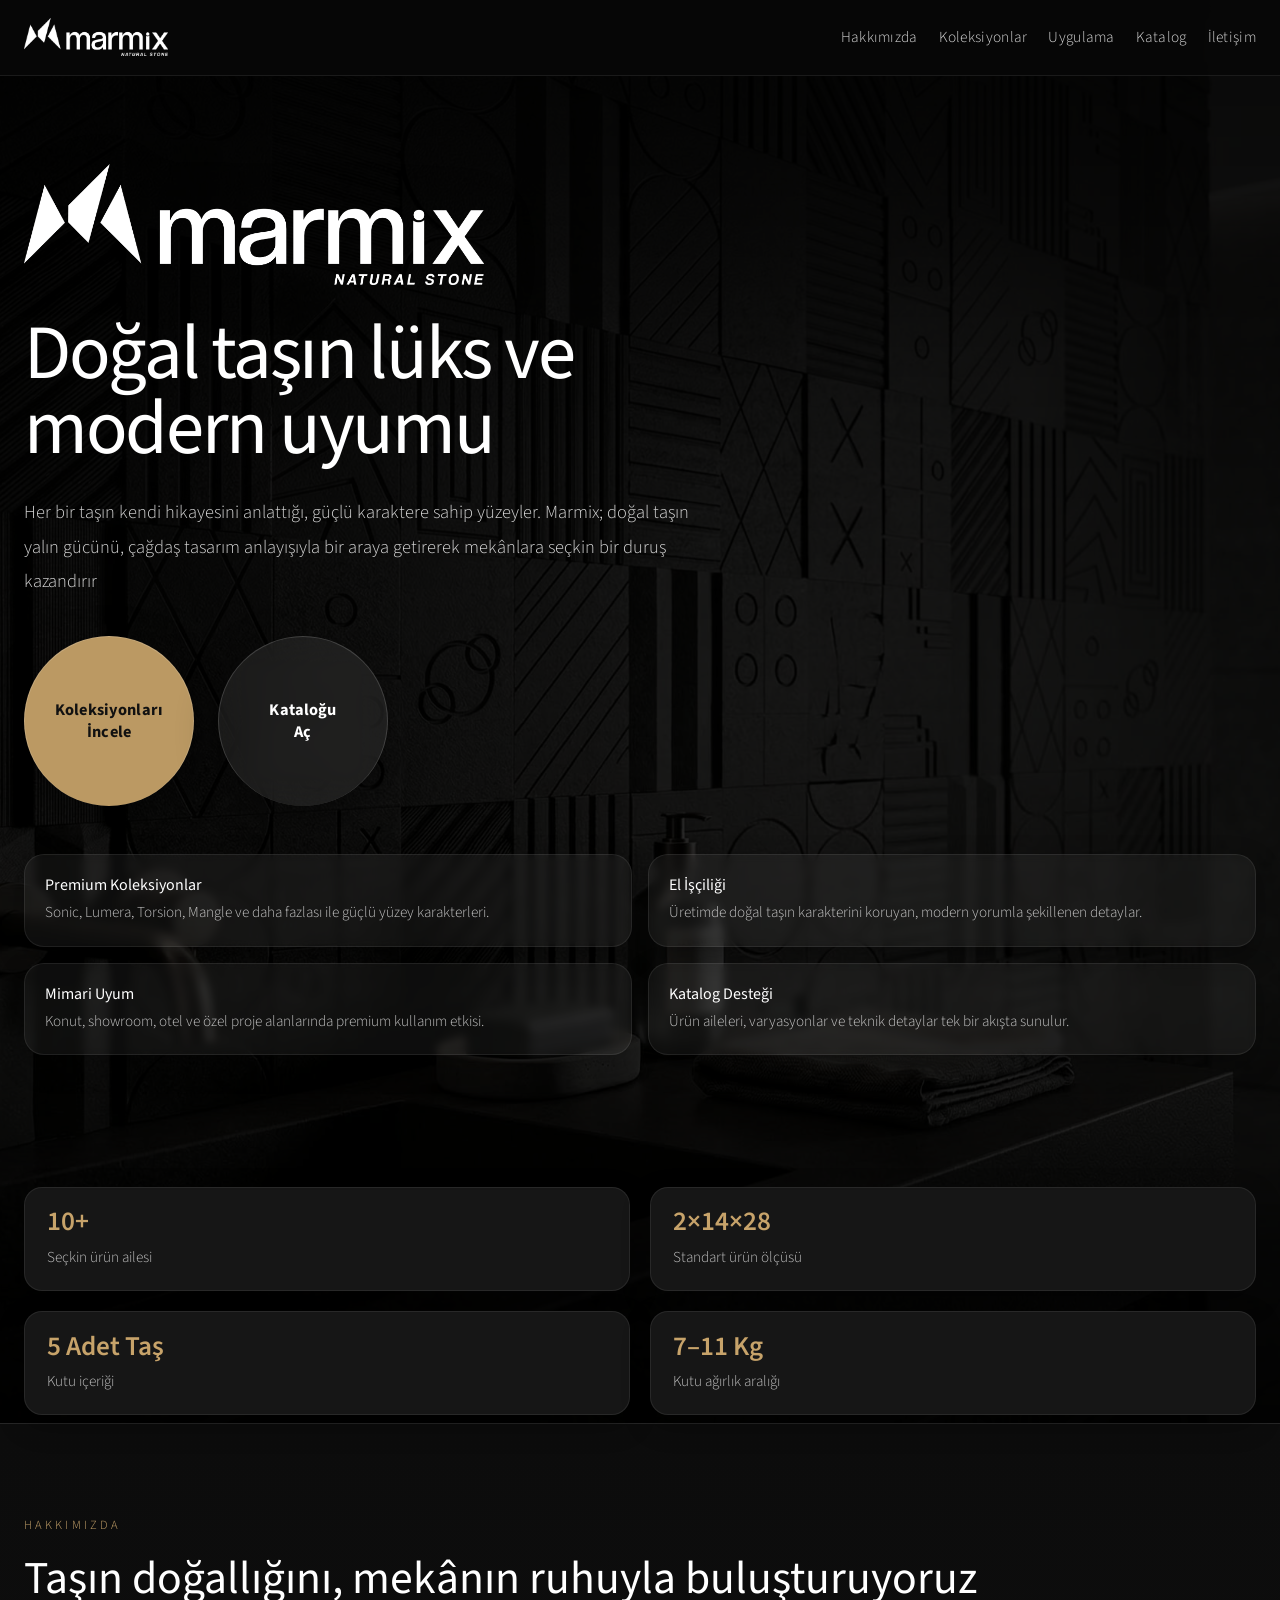
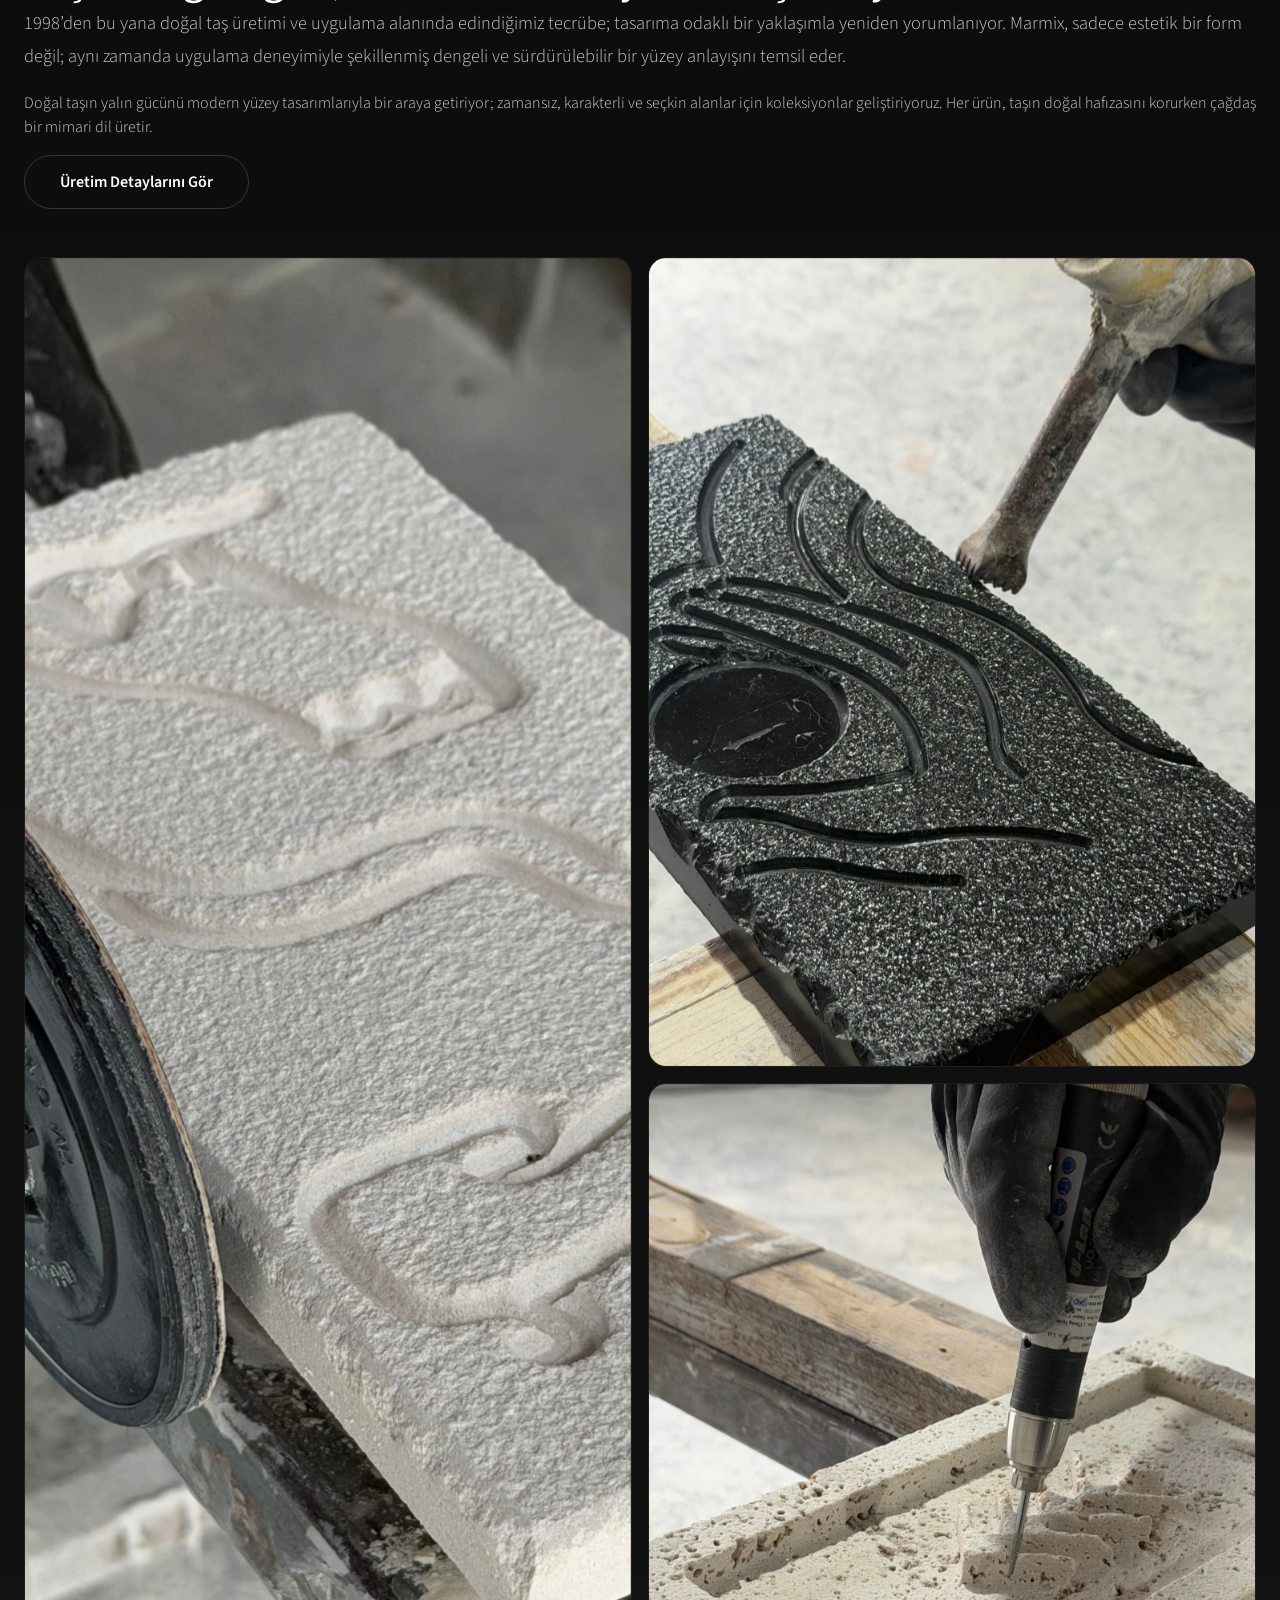
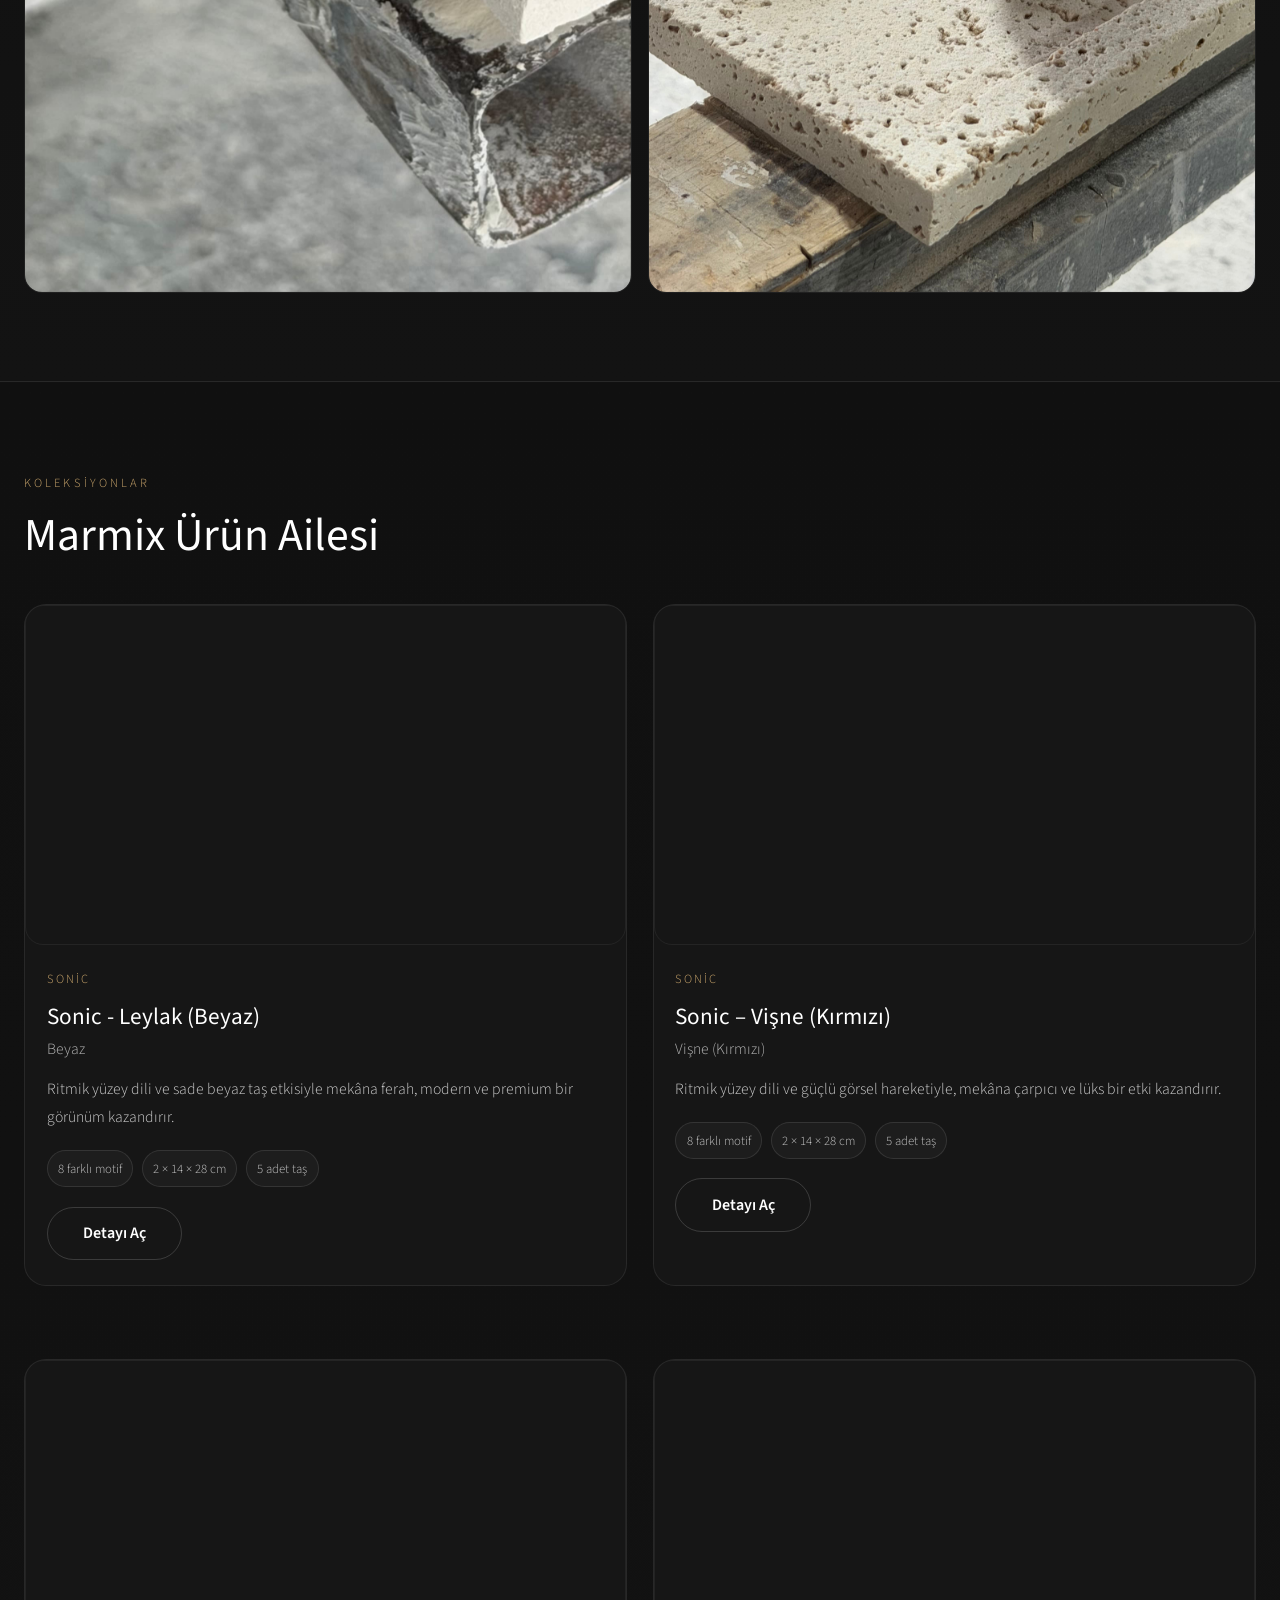
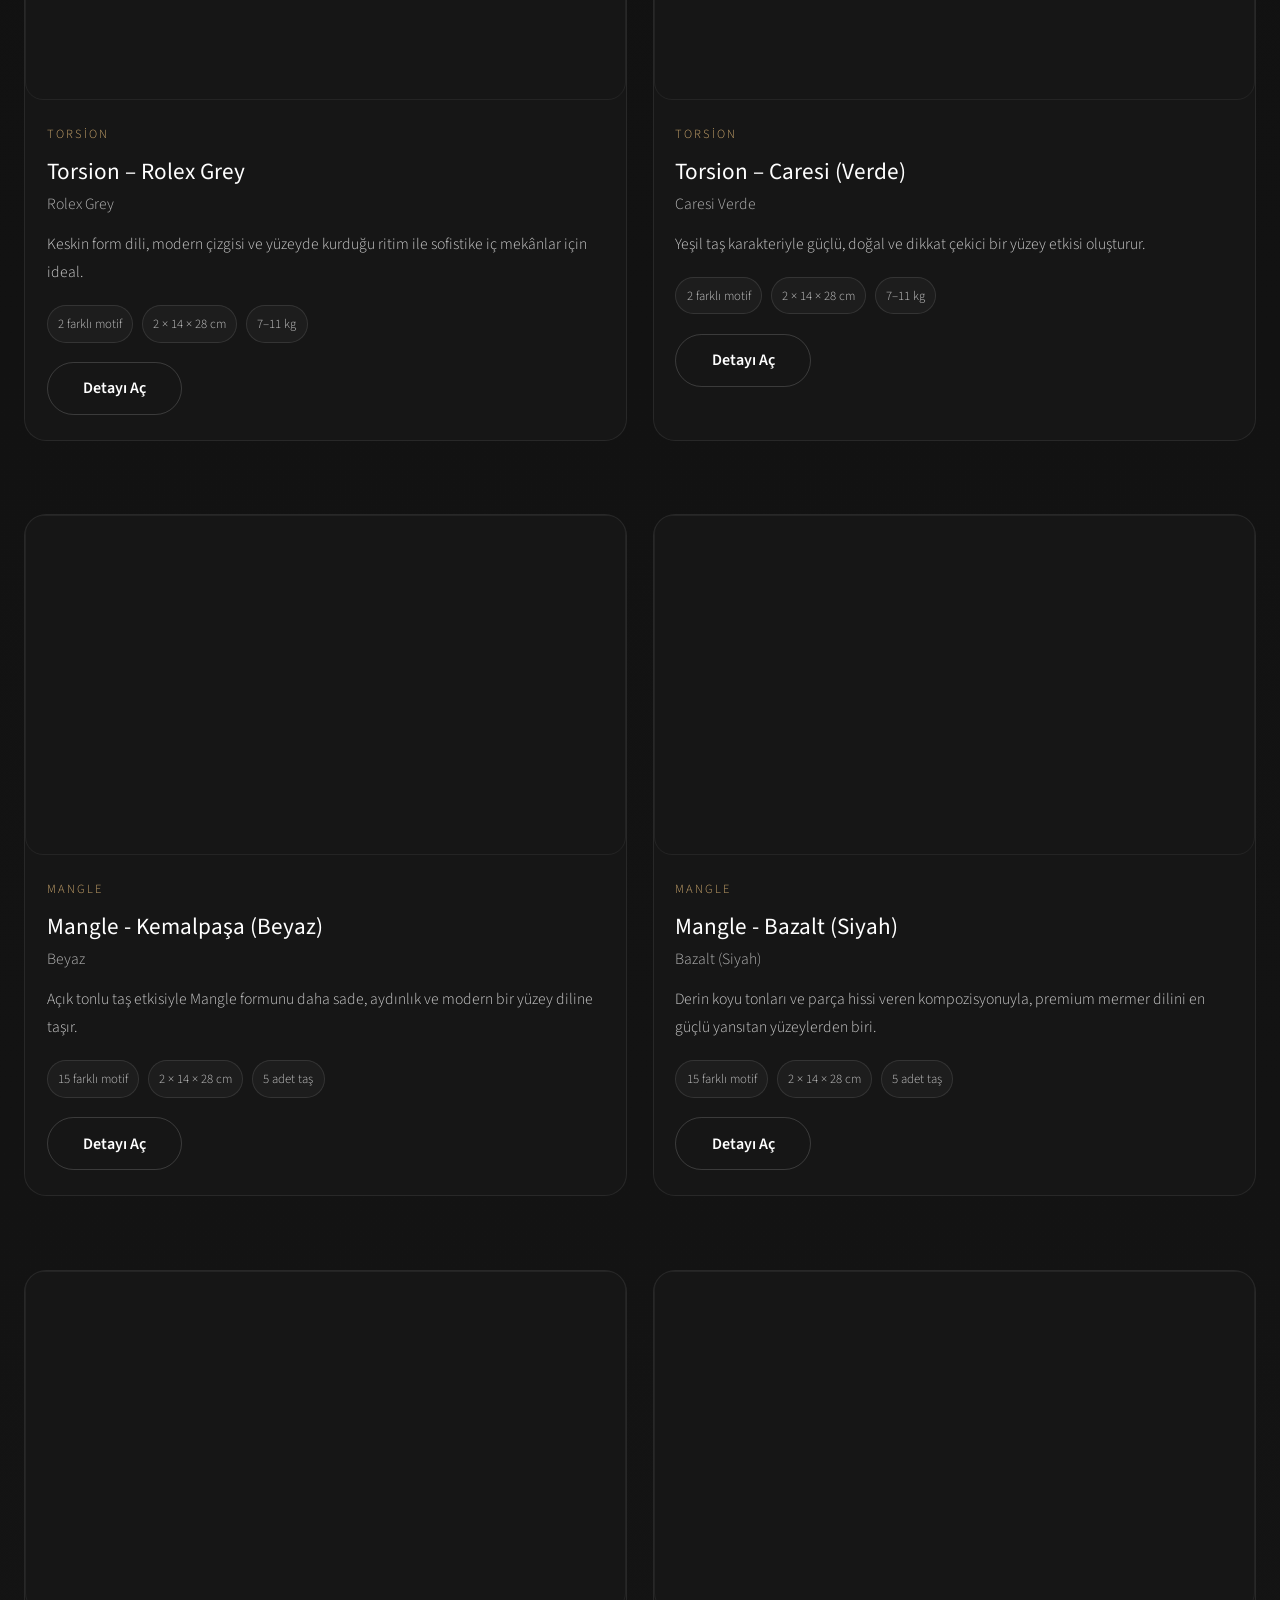
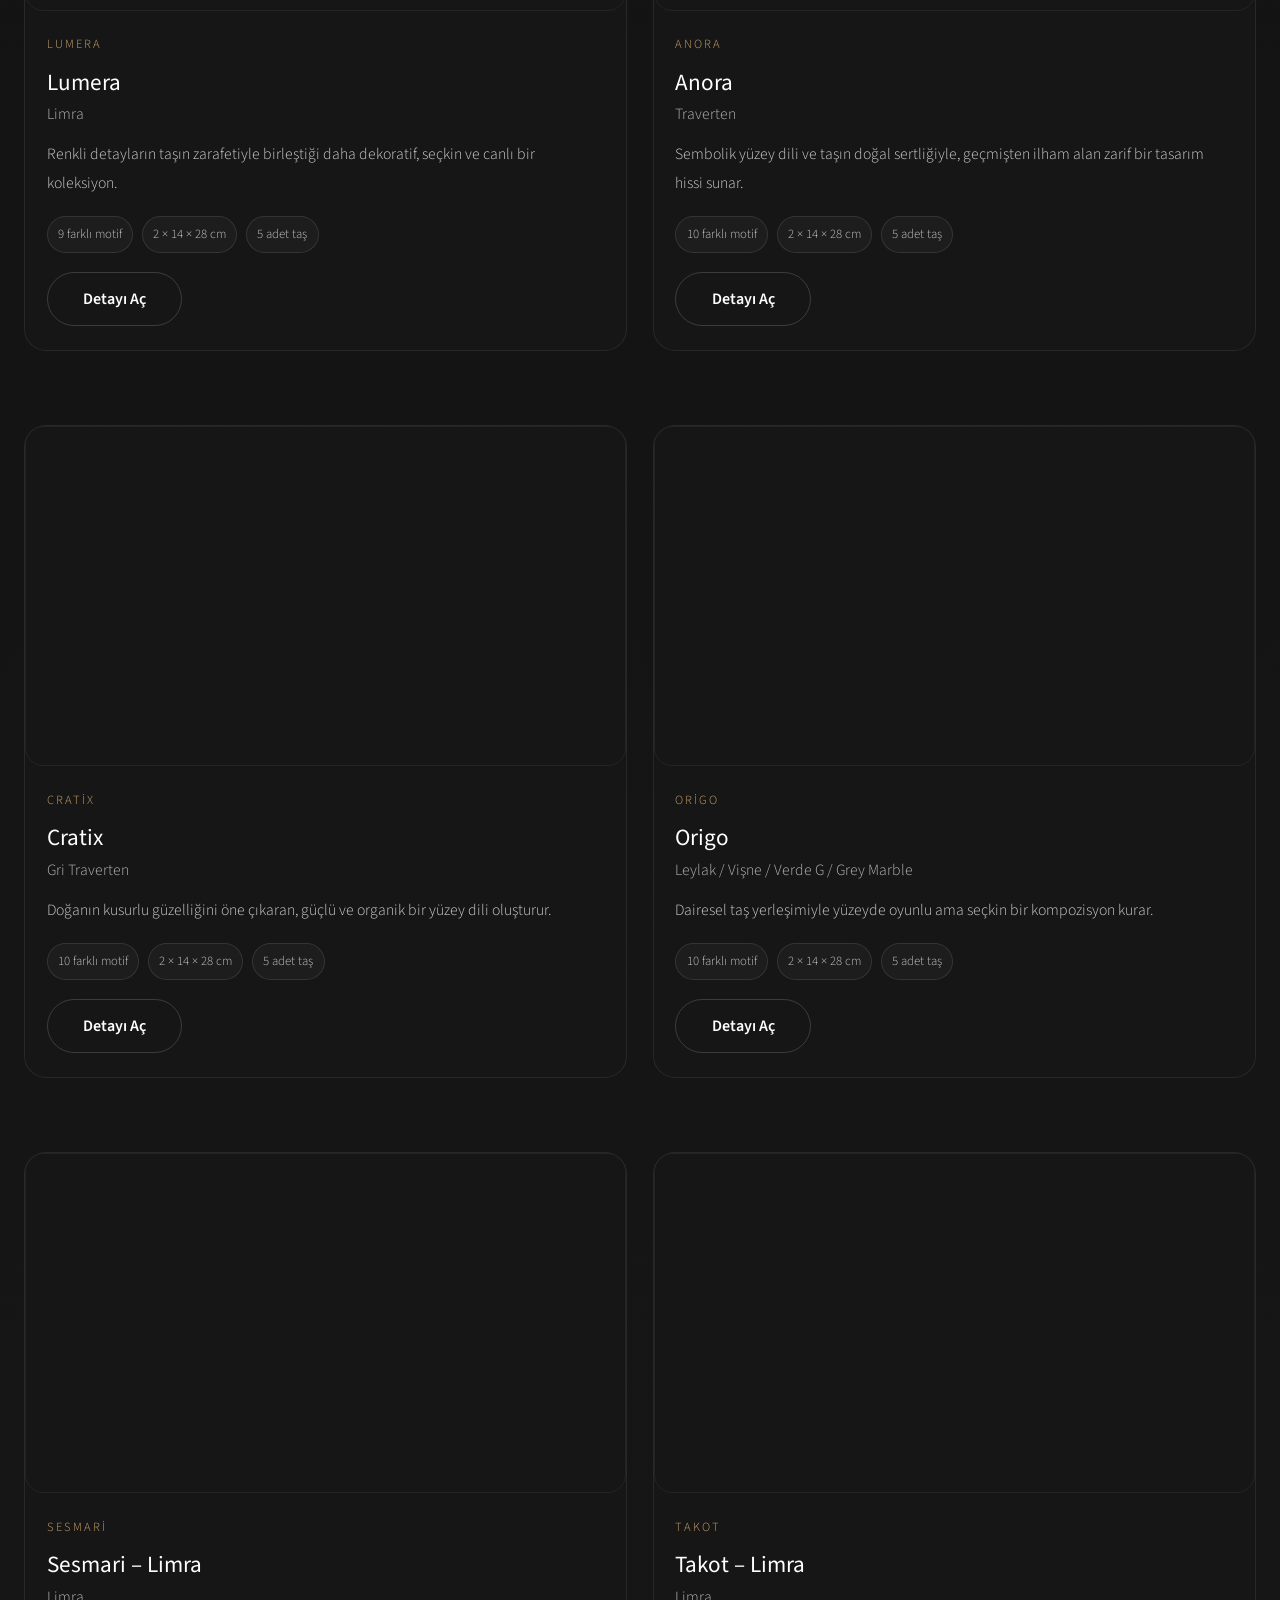
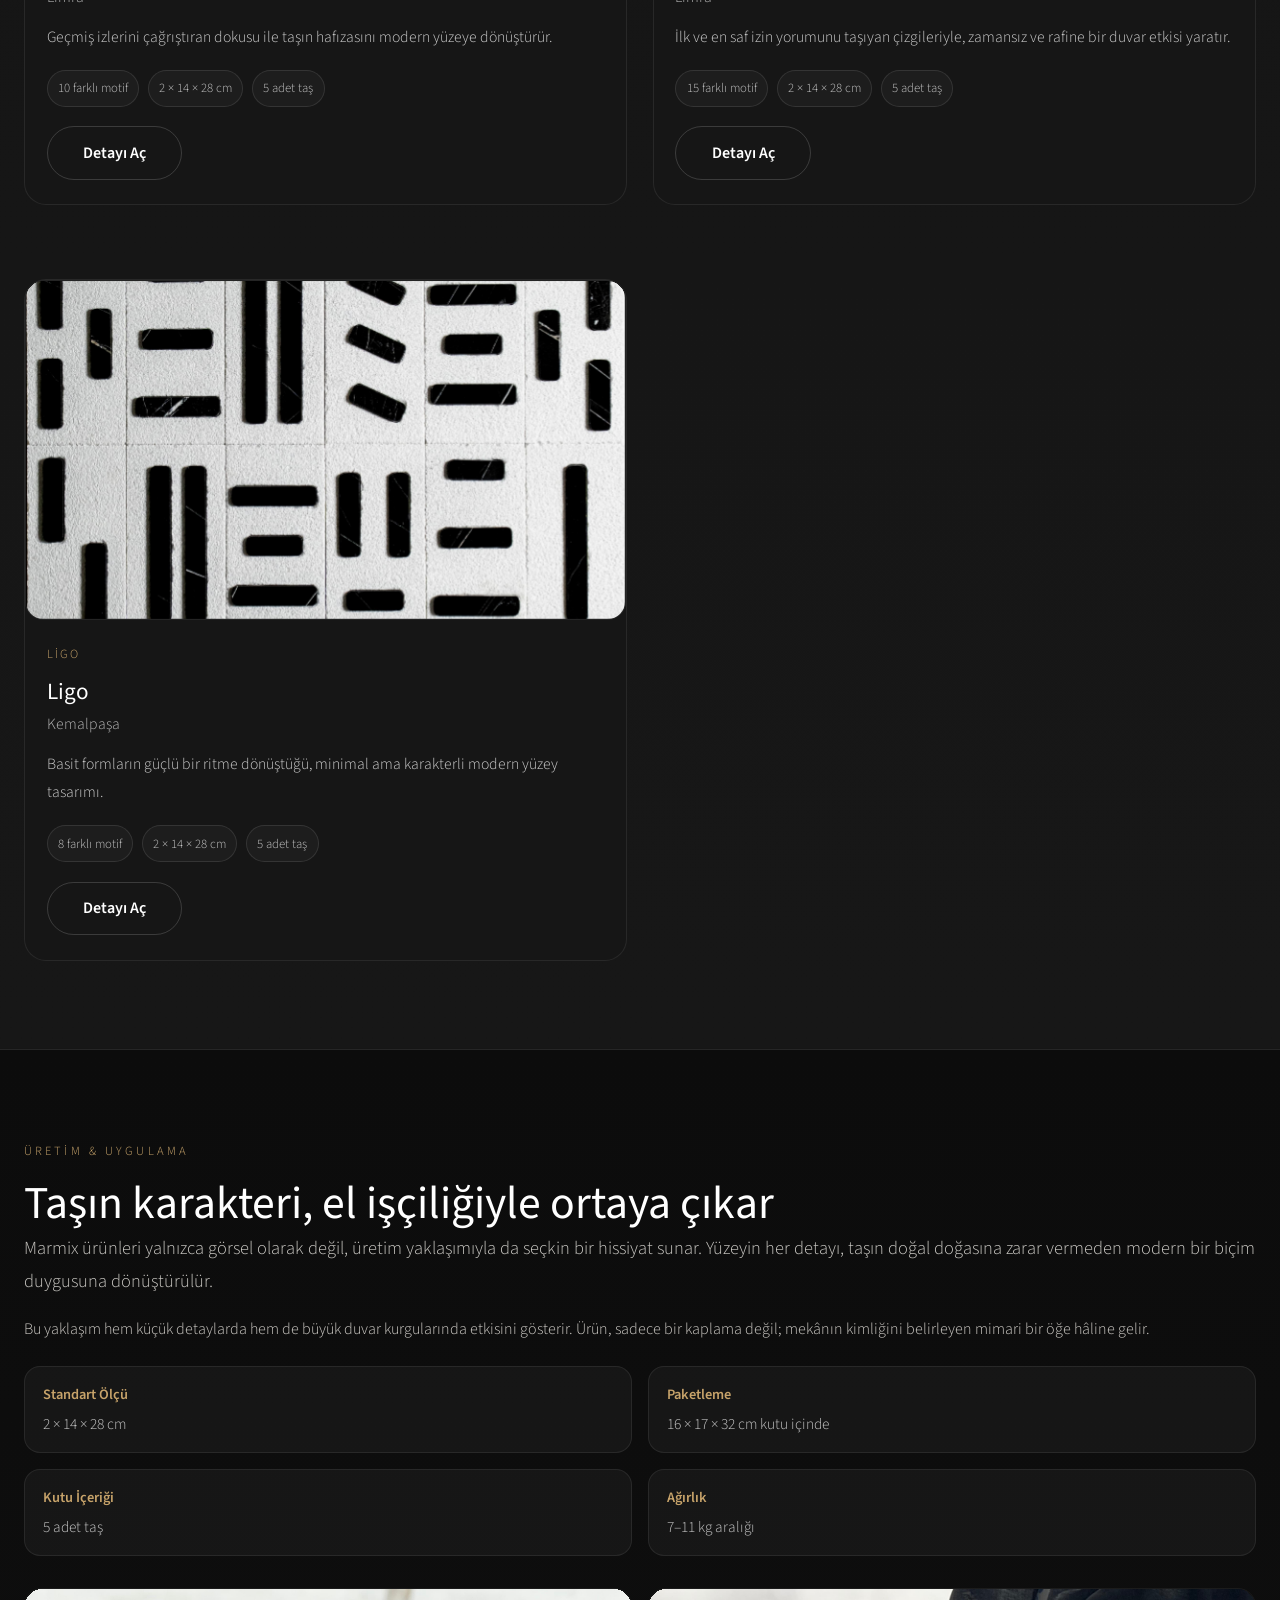
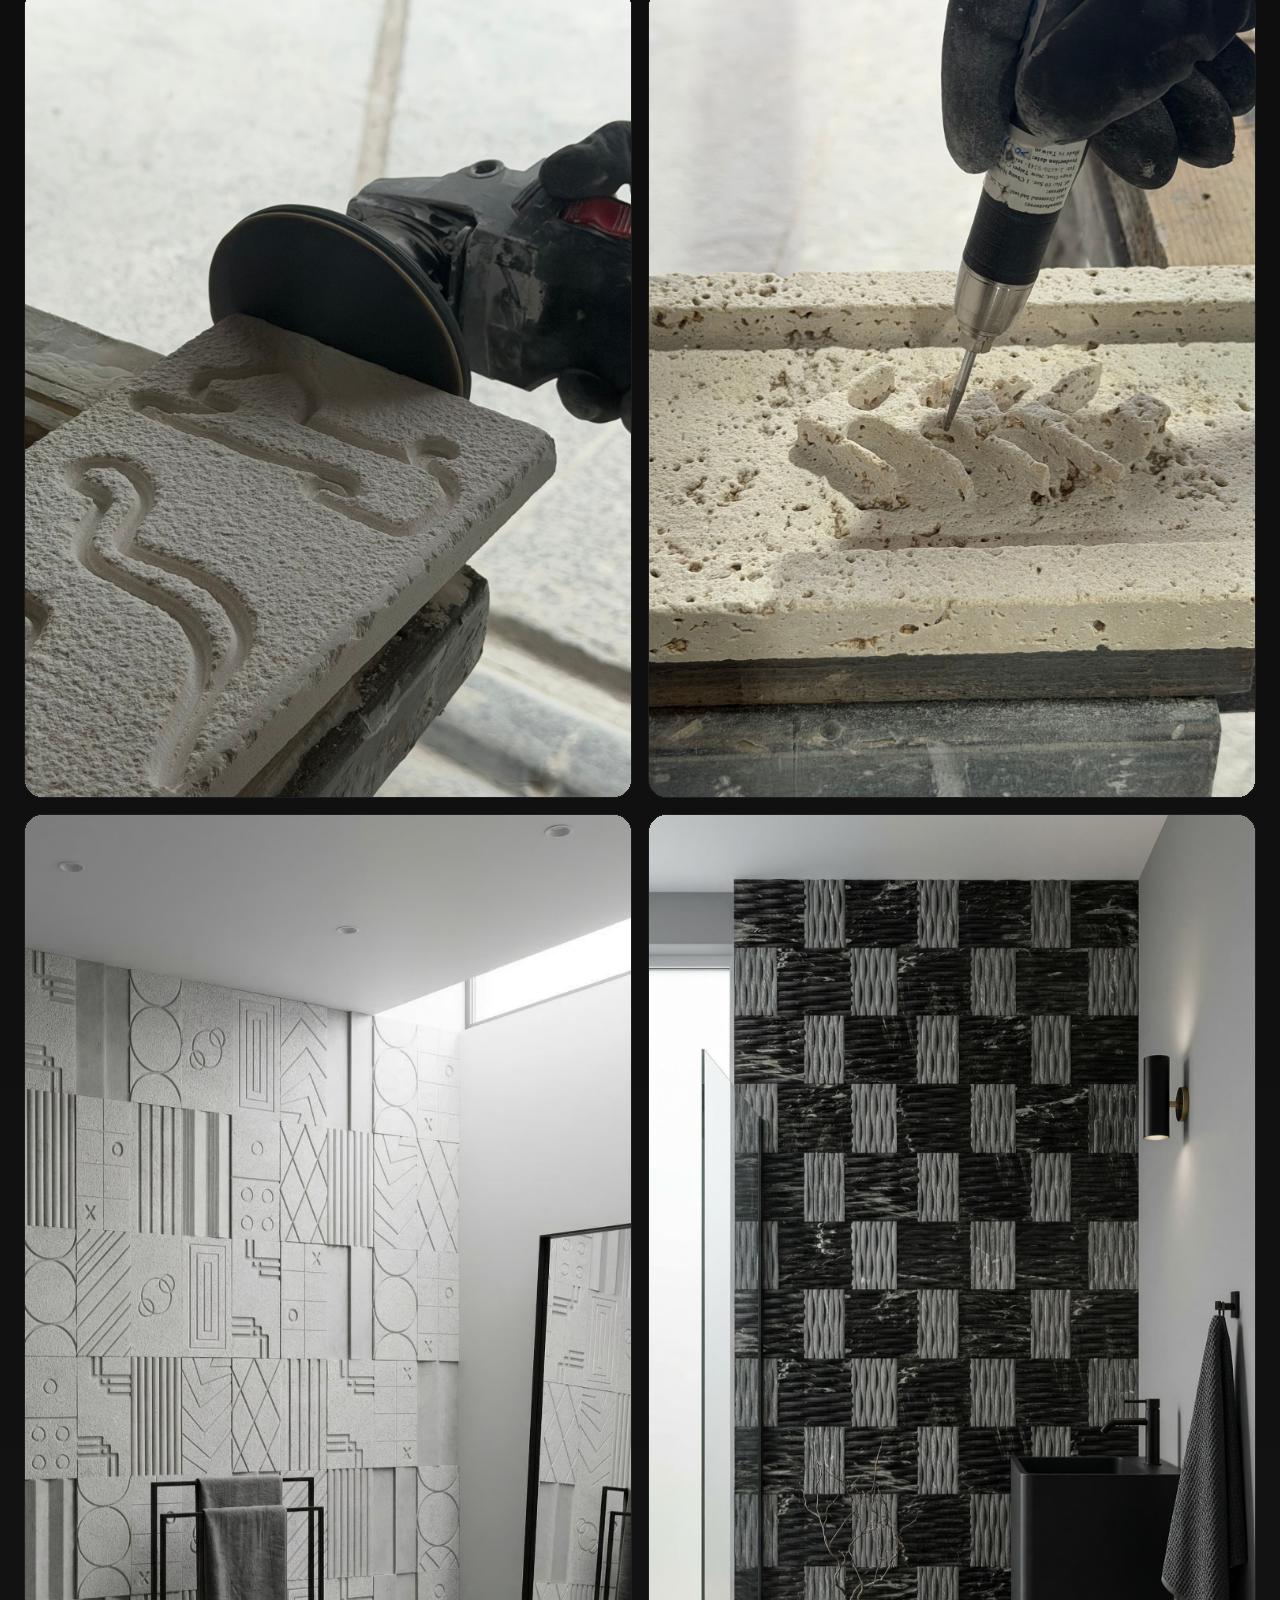
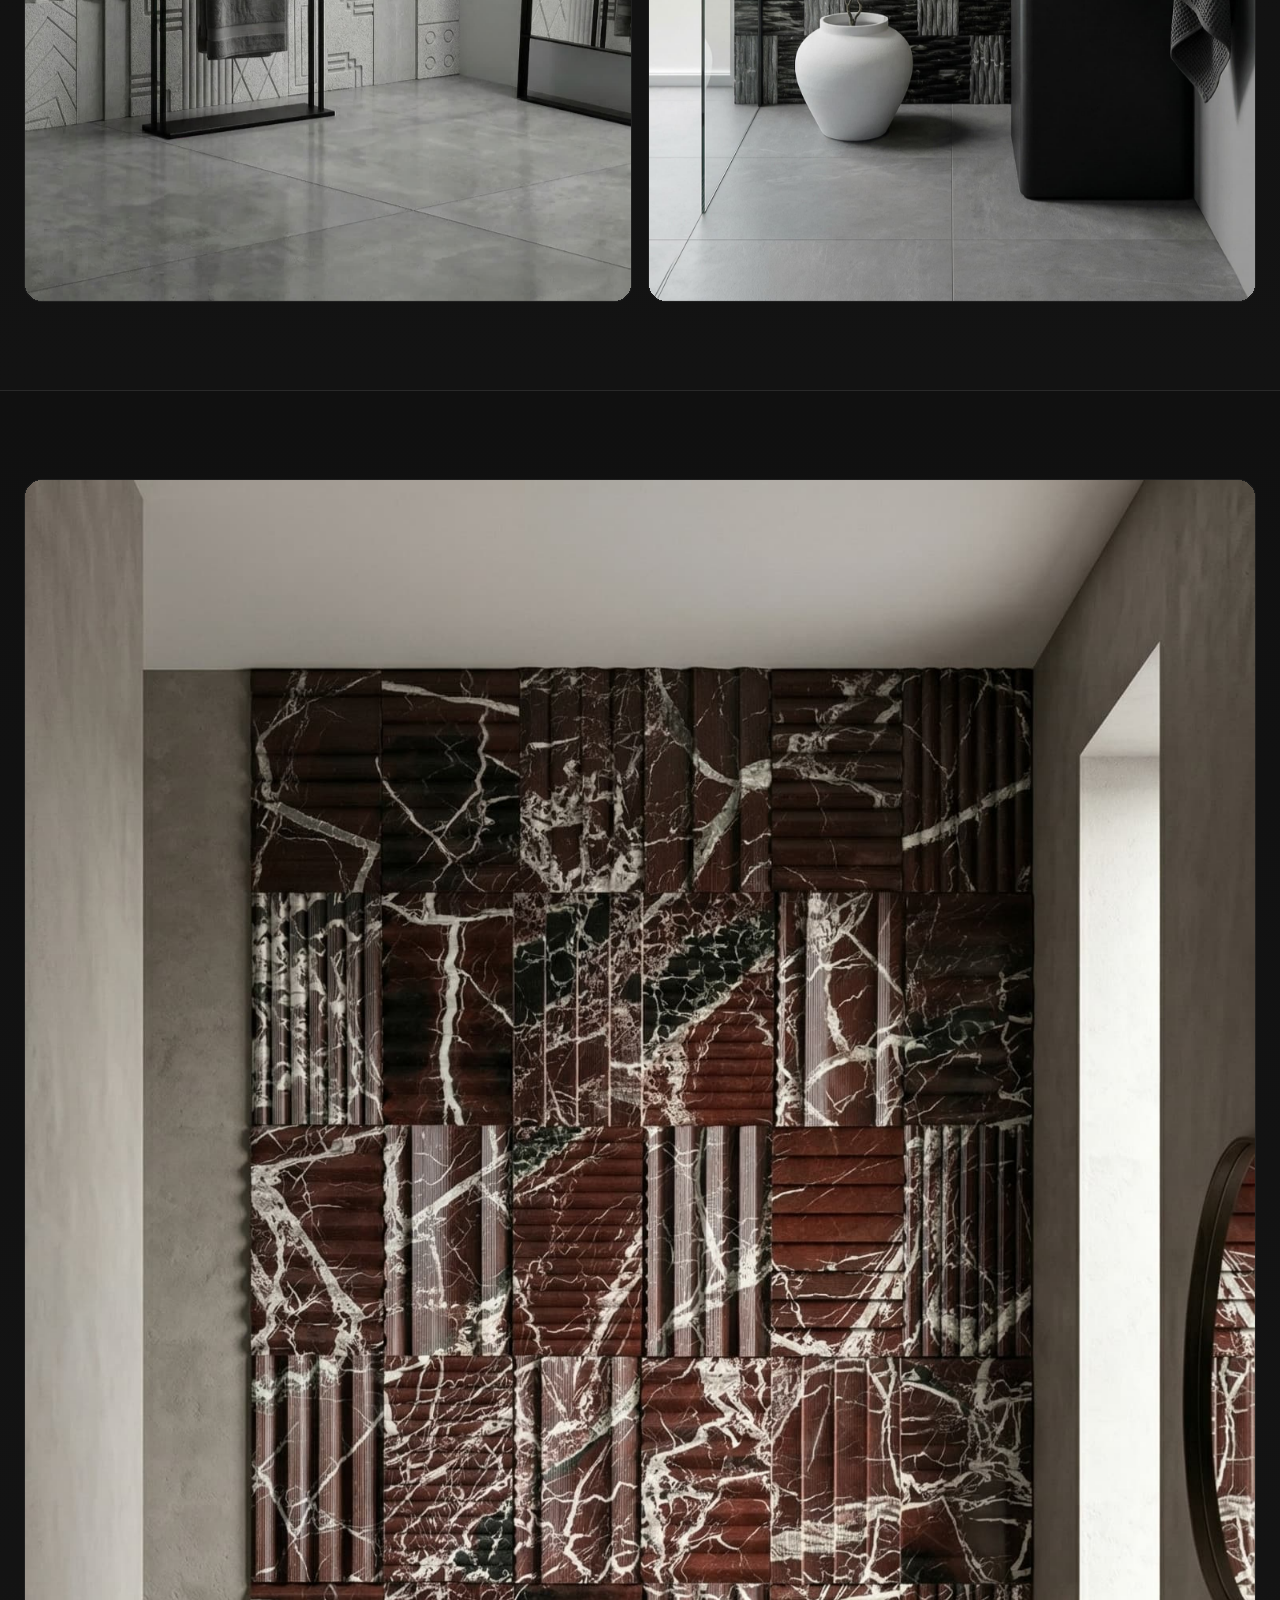
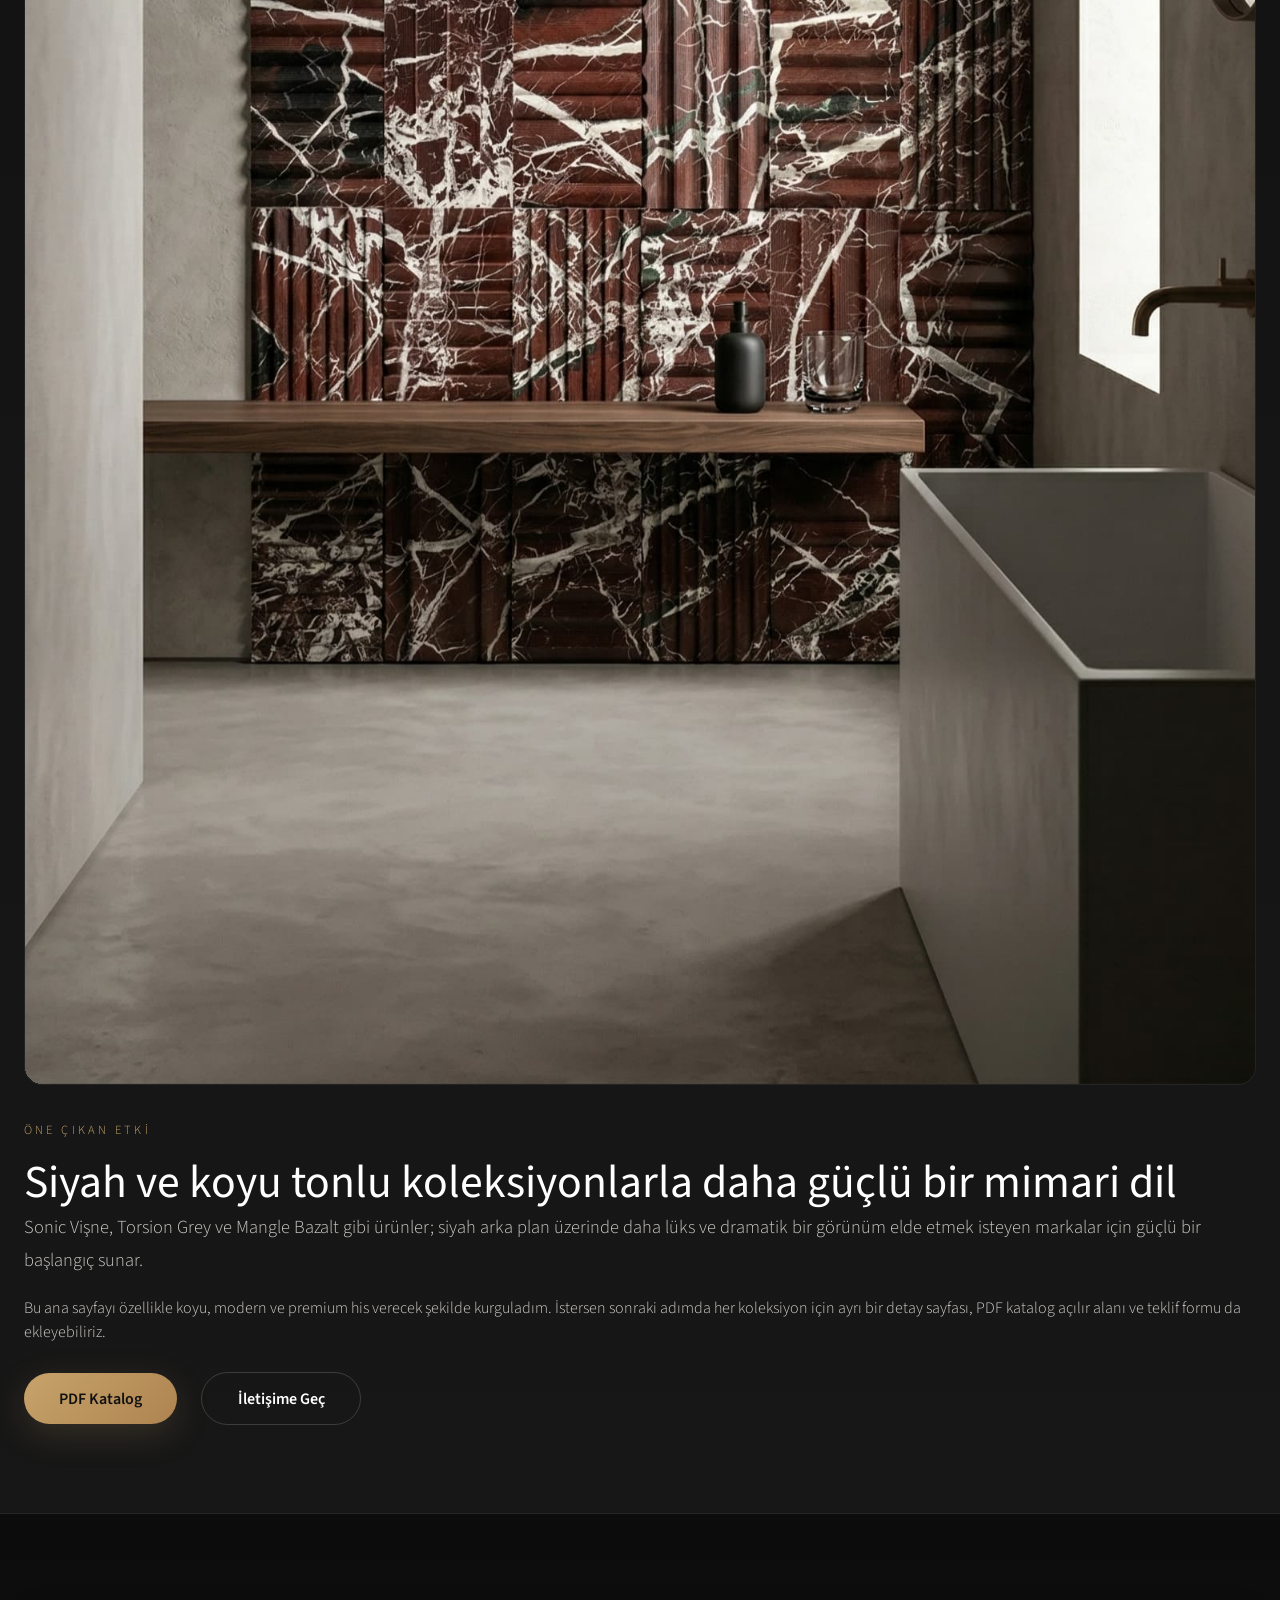
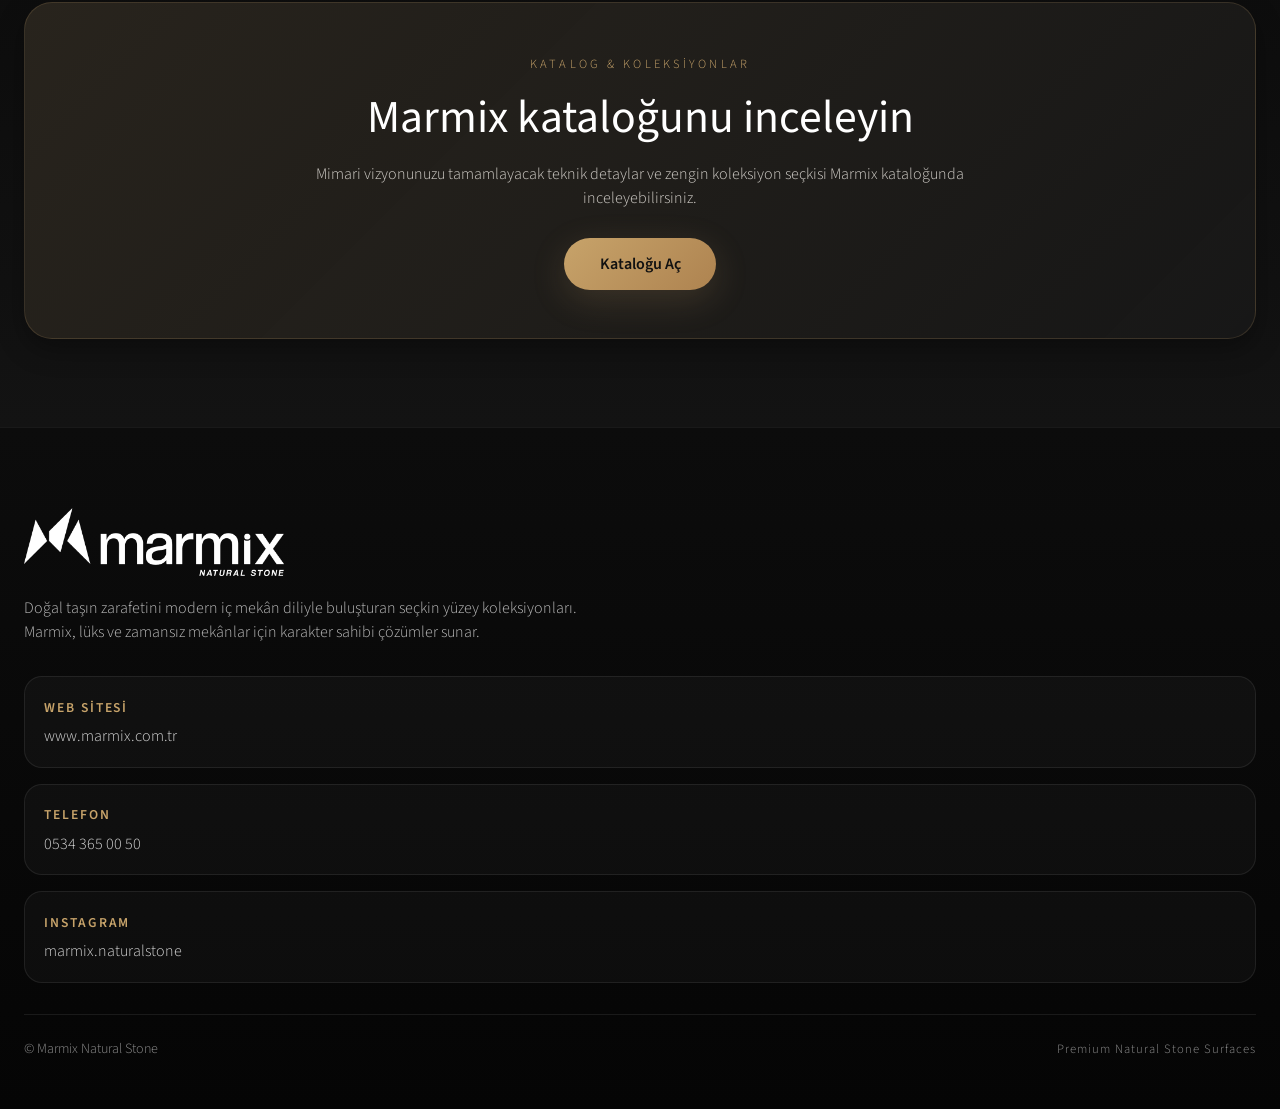
<file: index.html>
<!DOCTYPE HTML>
<html lang="tr">

<head>
	<title>Marmix Natural Stone</title>
	<link rel="icon" type="image/png" href="assets/Marmix Materyaller/logo1.png">
	<meta charset="utf-8" />
	<meta name="viewport" content="width=device-width, initial-scale=1, user-scalable=no" />
	<link rel="stylesheet" href="assets/css/main.css" />
	<noscript>
		<link rel="stylesheet" href="assets/css/noscript.css" />
	</noscript>

	<style>
		:root {
			--bg: #090909;
			--bg-soft: #121212;
			--bg-card: #161616;
			--bg-card-2: #1b1b1b;
			--text: #f3f0ea;
			--muted: #b7aea1;
			--line: rgba(255, 255, 255, 0.08);
			--gold: #c7a36a;
			--gold-soft: #e2c08b;
			--shadow: 0 10px 28px rgba(0, 0, 0, 0.32);
		}

		html {
			scroll-behavior: smooth;
		}

		body {
			background: var(--bg);
			color: var(--text);
			font-family: 'Source Sans Pro', sans-serif;
		}

		body,
		input,
		textarea,
		select {
			color: var(--text);
		}

		h1,
		h2,
		h3,
		h4,
		h5,
		h6,
		strong,
		b {
			color: #fff;
		}

		a {
			color: inherit;
			border-bottom-color: transparent;
		}

		a:hover {
			color: var(--gold-soft);
		}

		p {
			text-align: left;
			color: rgba(243, 240, 234, 0.84);
		}

		.container {
			width: min(1320px, calc(100% - 48px));
		}

		.wrapper,
		#banner {
			background: transparent;
		}

		.wrapper {
			margin: 0;
			padding: 5.5em 0;
		}

		.section-dark {
			background: linear-gradient(180deg, #0c0c0c 0%, #131313 100%);
		}

		.section-soft {
			background: linear-gradient(180deg, #101010 0%, #171717 100%);
		}

		.section-lined {
			border-top: 1px solid var(--line);
		}

		.kicker {
			display: inline-block;
			letter-spacing: 0.25em;
			text-transform: uppercase;
			font-size: 0.78em;
			color: var(--gold);
			margin-bottom: 1em;
		}

		.lead {
			font-size: 1.15em;
			line-height: 1.8em;
			color: rgba(243, 240, 234, 0.82);
		}

		.button,
		input[type="button"],
		input[type="submit"],
		input[type="reset"],
		button {
			background: linear-gradient(135deg, var(--gold) 0%, #ae8350 100%);
			color: #111 !important;
			font-weight: 600;
			border-radius: 999px;
			box-shadow: 0 10px 35px rgba(199, 163, 106, 0.18);
			padding: 0.85em 2.2em;
		}

		.button:hover,
		input[type="button"]:hover,
		input[type="submit"]:hover,
		input[type="reset"]:hover,
		button:hover {
			background: linear-gradient(135deg, var(--gold-soft) 0%, var(--gold) 100%);
			color: #111 !important;
		}

		.button.alt {
			background: transparent;
			color: #fff !important;
			border: 1px solid rgba(255, 255, 255, 0.16);
			box-shadow: none;
		}

		.button.alt:hover {
			background: rgba(255, 255, 255, 0.06);
		}

		#header {
	background:
		linear-gradient(180deg, rgba(0, 0, 0, 0.95) 0%, rgba(0, 0, 0, 0.82) 70%, rgba(0, 0, 0, 0.96) 100%),
		url("assets/Marmix Materyaller/Fotolar/Magle - Bazalt/creation_2643352292.jpg");
	background-size: cover;
	background-position: center center;
	background-attachment: scroll;
	padding: 0;
	text-align: left;
}

		#header:before,
		body.homepage #header:after {
			display: none;
		}

		body.homepage #header {
			height: auto;
			min-height: 100vh;
		}

		.hero-shell {
			min-height: 100vh;
			display: flex;
			flex-direction: column;
			justify-content: space-between;
			position: relative;
			z-index: 2;
		}

		#nav {
			position: sticky;
			top: 0;
			left: 0;
			padding: 0;
			text-align: left;
			background: rgba(8, 8, 8, 0.82);
			backdrop-filter: blur(10px);
			border-bottom: 1px solid rgba(255, 255, 255, 0.08);
			z-index: 1000;
		}

		#nav>ul {
			display: flex;
			align-items: center;
			justify-content: space-between;
			width: min(1320px, calc(100% - 48px));
			height: auto;
			line-height: normal;
			margin: 0 auto;
			padding: 1.15em 0;
			border: 0;
		}

		#nav>ul:before,
		#nav>ul:after {
			display: none;
		}

		#nav>ul>li {
			margin: 0;
			padding: 0;
			border: 0;
		}

		#nav .nav-left,
		#nav .nav-right {
			display: flex;
			align-items: center;
			gap: 1.3em;
			flex-wrap: wrap;
		}

		#nav .brand-link {
			display: inline-flex;
			align-items: center;
			gap: 0.85em;
			font-weight: 600;
			letter-spacing: 0.08em;
			text-transform: uppercase;
		}

		#nav .brand-link img {
			height: 38px;
			width: auto;
			display: block;
		}

		#nav .nav-right a {
			color: rgba(255, 255, 255, 0.84);
			font-size: 0.96em;
			letter-spacing: 0.02em;
		}

		#nav .nav-right a:hover {
			color: #fff;
		}

		.hero-content {
			width: min(1320px, calc(100% - 48px));
			margin: 0 auto;
			padding: 4em 0 6em 0;
			display: grid;
			grid-template-columns: 1.15fr 0.85fr;
			gap: 3em;
			align-items: end;
		}

		.hero-copy {
			max-width: 760px;
		}

		.hero-copy .logo-hero {
			display: block;
			max-width: 460px;
			width: 100%;
			margin-bottom: 2em;
			filter: drop-shadow(0 12px 28px rgba(0, 0, 0, 0.35));
		}

		.hero-copy h1 {
			font-size: clamp(2.8em, 6vw, 5.5em);
			line-height: 0.98em;
			margin: 0 0 0.35em 0;
			letter-spacing: -0.03em;
		}

		.hero-copy p {
			font-size: 1.15em;
			line-height: 1.9em;
			max-width: 680px;
			color: rgba(255, 255, 255, 0.83);
			margin-bottom: 2em;
		}

		.hero-actions {
			display: flex;
			flex-wrap: wrap;
			gap: 24px;
			align-items: center;
			margin-top: 28px;
		}

		.hero-circle {
			width: 170px;
			height: 170px;
			border-radius: 50%;
			display: flex;
			align-items: center;
			justify-content: center;
			text-align: center;
			text-decoration: none;
			padding: 18px;
			position: relative;
			border-bottom: 0 !important;

			backdrop-filter: blur(18px);
			-webkit-backdrop-filter: blur(18px);

			border: 1px solid rgba(255, 255, 255, 0.16);
			box-shadow: 0 12px 40px rgba(0, 0, 0, 0.42);
			transition: transform 0.3s ease, background 0.3s ease, border-color 0.3s ease;
		}

		.hero-circle span {
			display: flex;
			align-items: center;
			justify-content: center;
			height: 100%;
			font-size: 1.02em;
			line-height: 1.32;
			font-weight: 700;
			letter-spacing: 0.01em;
			text-align: center;
			max-width: 108px;
			margin: 0 auto;
			word-break: keep-all;
			overflow-wrap: normal;
		}

		.hero-circle-gold {
			background: rgba(199, 163, 106, 0.94);
			color: #111 !important;
		}

		.hero-circle-gold span {
			color: #111;
		}

		.hero-circle-glass {
			background: rgba(255, 255, 255, 0.08);
			color: #fff !important;
		}

		.hero-circle-glass span {
			color: #fff;
		}

		.hero-circle:hover {
			transform: translateY(-6px) scale(1.03);
			border-color: rgba(255, 255, 255, 0.26);
			color: inherit !important;
		}

		.hero-circle-gold:hover {
			background: rgba(226, 192, 139, 0.98);
		}

		.hero-circle-glass:hover {
			background: rgba(255, 255, 255, 0.14);
		}

		.hero-side {
			display: grid;
			grid-template-columns: 1fr 1fr;
			gap: 1em;
			align-self: center;
		}

		.mini-card {
			background: rgba(255, 255, 255, 0.05);
			border: 1px solid rgba(255, 255, 255, 0.08);
			border-radius: 20px;
			padding: 1.25em;
			backdrop-filter: blur(4px);
			box-shadow: var(--shadow);
		}

		.mini-card h3 {
			font-size: 1em;
			margin-bottom: 0.3em;
		}

		.mini-card p {
			margin: 0;
			font-size: 0.95em;
			line-height: 1.7em;
			color: rgba(255, 255, 255, 0.74);
		}

		#banner {
			padding: 0;
		}

		.intro-strip {
			width: min(1320px, calc(100% - 48px));
			margin: 0 auto;
			padding: 2.2em 0 0.5em 0;
			display: grid;
			grid-template-columns: repeat(4, 1fr);
			gap: 1.25em;
		}

		.stat-box {
			background: var(--bg-card);
			border: 1px solid var(--line);
			border-radius: 18px;
			padding: 1.3em 1.35em;
			box-shadow: var(--shadow);
		}

		.stat-box .num {
			display: block;
			font-size: 1.7em;
			font-weight: 600;
			color: var(--gold);
			line-height: 1;
			margin-bottom: 0.35em;
		}

		.stat-box .label {
			display: block;
			font-size: 0.95em;
			color: rgba(255, 255, 255, 0.72);
		}

		.about-grid {
			display: grid;
			grid-template-columns: 1fr 1fr;
			gap: 3em;
			align-items: center;
		}

		.about-media {
			display: grid;
			grid-template-columns: 1fr 1fr;
			gap: 1em;
		}

		.about-media .image,
		.feature-panels .image,
		.showcase-large .image,
		.product-card .image {
			border-radius: 18px;
			overflow: hidden;
			box-shadow: none;
			border: 1px solid rgba(255, 255, 255, 0.06);
		}

		.about-media .image img,
		.feature-panels .image img,
		.showcase-large .image img,
		.product-card .image img {
			height: 100%;
			object-fit: cover;
		}

		.about-media .tall {
			grid-row: span 2;
			min-height: 520px;
		}

		.about-media .small {
			min-height: 250px;
		}

		.products-head {
			display: flex;
			justify-content: space-between;
			align-items: end;
			gap: 2em;
			margin-bottom: 2.5em;
		}

		.products-head p {
			max-width: 620px;
			margin: 0;
		}

		.products-grid {
			display: grid;
			grid-template-columns: repeat(3, 1fr);
			gap: 1.6em;
		}

		.product-card {
			background: #161616;
			border: 1px solid var(--line);
			border-radius: 22px;
			overflow: hidden;
			box-shadow: none;
			transition: border-color 0.15s ease;
		}

		.product-card:hover {
			transform: none;
			border-color: rgba(199, 163, 106, 0.35);
		}

		.product-card .image {
			margin: 0;
			height: 340px;
		}

		.product-card .content {
			padding: 1.35em 1.35em 1.55em;
		}

		.product-card .meta {
			font-size: 0.78em;
			letter-spacing: 0.16em;
			text-transform: uppercase;
			color: var(--gold);
			margin-bottom: 0.9em;
		}

		.product-card h3 {
			font-size: 1.45em;
			margin-bottom: 0.25em;
		}

		.product-card .variant {
			color: rgba(255, 255, 255, 0.68);
			font-size: 0.98em;
			margin-bottom: 0.9em;
		}

		.product-card p {
			font-size: 0.98em;
			line-height: 1.8em;
			margin-bottom: 1.2em;
			color: rgba(255, 255, 255, 0.78);
		}

		.product-card .spec {
			display: flex;
			flex-wrap: wrap;
			gap: 0.55em;
		}

		.product-card .spec span {
			border: 1px solid rgba(255, 255, 255, 0.1);
			background: rgba(255, 255, 255, 0.03);
			border-radius: 999px;
			padding: 0.45em 0.8em;
			font-size: 0.8em;
			color: rgba(255, 255, 255, 0.74);
		}

		.feature-panels {
			display: grid;
			grid-template-columns: 1.05fr 0.95fr;
			gap: 2em;
			align-items: center;
		}

		.feature-panels .panel-copy {
			padding-right: 2em;
		}

		.feature-panels .stack {
			display: grid;
			grid-template-columns: 1fr 1fr;
			gap: 1em;
		}

		.feature-panels .stack .image {
			min-height: 230px;
		}

		.showcase-grid {
			display: grid;
			grid-template-columns: 1fr 1fr;
			gap: 2em;
			align-items: center;
		}

		.showcase-large .image {
			min-height: 650px;
		}

		.specs-list {
			display: grid;
			grid-template-columns: 1fr 1fr;
			gap: 1em;
			margin-top: 1.6em;
		}

		.specs-list .spec-item {
			background: rgba(255, 255, 255, 0.04);
			border: 1px solid rgba(255, 255, 255, 0.08);
			border-radius: 16px;
			padding: 1em 1.1em;
		}

		.spec-item strong {
			display: block;
			font-size: 0.9em;
			color: var(--gold);
			margin-bottom: 0.35em;
		}

		.spec-item span {
			color: rgba(255, 255, 255, 0.76);
			font-size: 0.96em;
		}

		.cta-box {
			background:
				linear-gradient(135deg, rgba(199, 163, 106, 0.12) 0%, rgba(255, 255, 255, 0.02) 100%),
				#121212;
			border: 1px solid rgba(199, 163, 106, 0.18);
			border-radius: 28px;
			padding: 3em;
			text-align: center;
			box-shadow: var(--shadow);
		}

		.cta-box h2 {
			margin-bottom: 0.35em;
		}

		.cta-box p {
			max-width: 760px;
			margin: 0 auto 1.8em auto;
			text-align: center;
		}

		.cta-actions {
			display: flex;
			justify-content: center;
			flex-wrap: wrap;
			gap: 1em;
		}

		#footer {
			background:
				linear-gradient(180deg, #0c0c0c 0%, #050505 100%);
			color: #fff;
			padding: 5em 0 3em 0;
			border-top: 1px solid rgba(255, 255, 255, 0.08);
		}

		#footer header {
			text-align: left;
		}

		.footer-grid {
			display: grid;
			grid-template-columns: 1.2fr 0.8fr;
			gap: 2em;
			align-items: start;
		}

		.footer-brand img {
			max-width: 260px;
			width: 100%;
			margin-bottom: 1.25em;
		}

		.footer-brand p {
			max-width: 560px;
			color: rgba(255, 255, 255, 0.72);
			margin-bottom: 0;
		}

		.footer-info {
			display: grid;
			gap: 1em;
		}

		.footer-card {
			background: rgba(255, 255, 255, 0.03);
			border: 1px solid rgba(255, 255, 255, 0.08);
			border-radius: 18px;
			padding: 1.15em 1.2em;
		}

		.footer-card strong {
			display: block;
			color: var(--gold);
			font-size: 0.85em;
			letter-spacing: 0.14em;
			text-transform: uppercase;
			margin-bottom: 0.35em;
		}

		.footer-card span,
		.footer-card a {
			color: rgba(255, 255, 255, 0.82);
			border: 0;
		}

		.footer-bottom {
			margin-top: 2.2em;
			padding-top: 1.6em;
			border-top: 1px solid rgba(255, 255, 255, 0.08);
			display: flex;
			justify-content: space-between;
			gap: 1em;
			flex-wrap: wrap;
			color: rgba(255, 255, 255, 0.54);
			font-size: 0.88em;
		}

	.scroll-note {
	color: rgba(255, 255, 255, 0.55);
	font-size: 0.9em;
	letter-spacing: 0.08em;
	text-transform: none;
}

		@media screen and (max-width: 1280px) {

			.hero-content,
			.about-grid,
			.feature-panels,
			.showcase-grid,
			.footer-grid {
				grid-template-columns: 1fr;
			}

			.hero-side {
				grid-template-columns: 1fr 1fr;
			}

			.products-grid {
				grid-template-columns: repeat(2, 1fr);
			}

			.intro-strip {
				grid-template-columns: repeat(2, 1fr);
			}

			.feature-panels .panel-copy {
				padding-right: 0;
			}
		}

		@media screen and (max-width: 840px) {
			#nav>ul {
				width: calc(100% - 30px);
				padding: 1em 0;
				display: block;
			}

			#nav .nav-left,
			#nav .nav-right {
				justify-content: center;
			}

			.hero-content {
				width: calc(100% - 30px);
				padding: 7em 0 4em 0;
			}

			.intro-strip,
			.container {
				width: calc(100% - 30px);
			}

			.products-grid,
			.intro-strip,
			.hero-side,
			.specs-list,
			.about-media,
			.feature-panels .stack {
				grid-template-columns: 1fr;
			}

			.products-head {
				display: block;
			}

			.about-media .tall,
			.about-media .small,
			.feature-panels .stack .image,
			.showcase-large .image,
			.product-card .image {
				min-height: auto;
			}

			.hero-copy .logo-hero {
				max-width: 320px;
			}

			.hero-copy h1 {
				font-size: 2.5em;
			}

			.cta-box {
				padding: 2em 1.3em;
			}

			.hero-actions {
				gap: 16px;
			}

			.hero-circle {
				width: 140px;
				height: 140px;
				padding: 14px;
			}

			.hero-circle span {
				font-size: 0.9em;
				line-height: 1.28;
				max-width: 88px;
			}
		}

		/* ===== PERFORMANCE FIX FINAL ===== */

		/* Görsellerin geç yüklenmesini engelle */
		img {
			display: block;
			width: 100%;
			height: auto;
		}

		/* Tüm kart görselleri net ve hızlı */
		.product-card img,
		.about-media img,
		.feature-panels img,
		.showcase-large img {
			width: 100%;
			height: 100%;
			object-fit: cover;
			image-rendering: auto;
		}

		/* Kart performans stabil */
		.product-card {
			background: #161616;
			border: 1px solid var(--line);
			border-radius: 22px;
			overflow: hidden;
			box-shadow: none;
			transition: border-color 0.15s ease;
		}

		/* Hover sade */
		.product-card:hover {
			transform: none;
			border-color: rgba(199, 163, 106, 0.35);
		}

		/* Scroll akıcılığı */
		body {
			-webkit-font-smoothing: antialiased;
			-moz-osx-font-smoothing: grayscale;
		}

		/* Hero circle tam ortalama */
		.hero-circle {
			display: flex;
			align-items: center;
			justify-content: center;
		}

		.hero-circle span {
			display: flex;
			align-items: center;
			justify-content: center;
			height: 100%;
		}

		/* Görseller geç çizilmesin */
		.image img {
			opacity: 1 !important;
			transform: none !important;
			filter: none !important;
		}



/* ===== TAM MOBİL UYUMLULUK ===== */
@media screen and (max-width: 768px) {
	html, body {
		width: 100%;
		overflow-x: hidden;
	}

	.container,
	.hero-content,
	.intro-strip,
	#nav > ul {
		width: calc(100% - 28px) !important;
		margin-left: auto;
		margin-right: auto;
	}

	.wrapper {
		padding: 3.2em 0;
	}

	#nav {
		position: sticky;
		top: 0;
	}

	#nav > ul {
		display: flex;
		flex-direction: column;
		align-items: center;
		gap: 0.9em;
		padding: 0.9em 0;
	}

	#nav .brand-link img {
		height: 34px;
	}

	#nav .nav-right {
		width: 100%;
		display: flex;
		justify-content: center;
		flex-wrap: wrap;
		gap: 0.65em 1em;
	}

	#nav .nav-right a {
		font-size: 0.88em;
	}

	body.homepage #header,
	.hero-shell {
		min-height: auto;
	}

	.hero-content {
		display: block;
		padding: 4em 0 3em 0;
	}

	.hero-copy {
		text-align: center;
	}

	.hero-copy .logo-hero {
		max-width: 260px;
		margin: 0 auto 1.5em auto;
	}

	.hero-copy h1 {
		font-size: 2.25em;
		line-height: 1.05;
		text-align: center;
	}

	.hero-copy p {
		font-size: 1em;
		line-height: 1.7;
		text-align: center;
		margin-left: auto;
		margin-right: auto;
	}

	.hero-actions {
		justify-content: center;
		gap: 14px;
	}

	.hero-circle {
		width: 125px;
		height: 125px;
		padding: 12px;
	}

	.hero-circle span {
		font-size: 0.84em;
		max-width: 82px;
	}

	.hero-side {
		display: grid;
		grid-template-columns: 1fr;
		gap: 1em;
		margin-top: 2.2em;
	}

	.mini-card,
	.stat-box,
	.product-card,
	.footer-card,
	.spec-item {
		border-radius: 16px;
	}

	.intro-strip {
		grid-template-columns: 1fr;
		gap: 1em;
		padding-top: 1.5em;
	}

	.about-grid,
	.feature-panels,
	.showcase-grid,
	.footer-grid {
		display: grid;
		grid-template-columns: 1fr;
		gap: 2em;
	}

	.about-media,
	.feature-panels .stack,
	.specs-list {
		grid-template-columns: 1fr;
	}

	.about-media .image,
	.feature-panels .image,
	.showcase-large .image {
		height: auto;
		min-height: 0;
	}

	.about-media .image img,
	.feature-panels .image img,
	.showcase-large .image img {
		height: auto;
		aspect-ratio: 4 / 3;
		object-fit: cover;
	}

	.products-head {
		display: block;
		margin-bottom: 1.7em;
	}

	.products-head h2,
	.wrapper h2 {
		font-size: 1.75em;
		line-height: 1.2;
	}

	.products-grid {
		grid-template-columns: 1fr;
		gap: 1.3em;
	}

	.product-card .image {
		height: auto;
	}

	.product-card .image img {
		height: auto;
		aspect-ratio: 4 / 3;
		object-fit: cover;
	}

	.product-card .content {
		padding: 1.15em;
	}

	.product-card h3 {
		font-size: 1.25em;
		line-height: 1.25;
	}

	.product-card p {
		font-size: 0.95em;
		line-height: 1.65;
	}

	.product-card .spec {
		gap: 0.45em;
	}

	.product-card .spec span {
		font-size: 0.76em;
		padding: 0.4em 0.7em;
	}

	.button,
	input[type="button"],
	input[type="submit"],
	input[type="reset"],
	button {
		width: 100%;
		text-align: center;
		padding: 0.85em 1.3em;
	}

	.product-card .button {
		width: auto;
		display: inline-block;
	}

	.cta-box {
		padding: 2em 1.2em;
		border-radius: 20px;
	}

	.cta-box p {
		text-align: center;
	}

	.footer-brand {
		text-align: center;
	}

	.footer-brand img {
		max-width: 210px;
		margin-left: auto;
		margin-right: auto;
	}

	.footer-brand p {
		text-align: center;
	}

	.footer-bottom {
		justify-content: center;
		text-align: center;
	}
}

@media screen and (max-width: 420px) {
	.hero-copy h1 {
		font-size: 2em;
	}

	.hero-circle {
		width: 112px;
		height: 112px;
	}

	.hero-circle span {
		font-size: 0.78em;
	}

	#nav .nav-right a {
		font-size: 0.82em;
	}

	.products-head h2,
	.wrapper h2 {
		font-size: 1.55em;
	}
}


	</style>
</head>

<body class="homepage is-preload">

	<div id="page-wrapper">

		<div id="header">
			<nav id="nav">
				<ul>
					<li class="nav-left">
						<a href="#top" class="brand-link">
							<img src="assets/Marmix Materyaller/logo.png" alt="Marmix Natural Stone Logo" />
						</a>
					</li>
					<li class="nav-right">
						<a href="#hakkimizda">Hakkımızda</a>
						<a href="#koleksiyonlar">Koleksiyonlar</a>
						<a href="#uygulama">Uygulama</a>
						<a href="#katalog">Katalog</a>
						<a href="#iletisim">İletişim</a>
					</li>
				</ul>
			</nav>

			<div class="hero-shell" id="top">
				<div class="hero-content">
					<div class="hero-copy">
						<span class="kicker"></span>
						<img src="assets/Marmix Materyaller/logo.png" alt="Marmix Natural Stone" class="logo-hero" />
						<h1>Doğal taşın lüks ve modern uyumu</h1>
						<p>
							Her bir taşın kendi hikayesini anlattığı, güçlü karaktere sahip yüzeyler.
							Marmix; doğal taşın yalın gücünü, çağdaş tasarım anlayışıyla bir araya getirerek
							mekânlara seçkin bir duruş kazandırır
						</p>
						<div class="hero-actions">
							<a href="#koleksiyonlar" class="hero-circle hero-circle-gold scrolly">
								<span>Koleksiyonları<br>İncele</span>
							</a>

							<a href="assets/Marmix Materyaller/Katalog.pdf" class="hero-circle hero-circle-glass"
								target="_blank">
								<span>Kataloğu<br>Aç</span>
							</a>
						</div>
					</div>

					<div class="hero-side">
						<div class="mini-card">
							<h3>Premium Koleksiyonlar</h3>
							<p>Sonic, Lumera, Torsion, Mangle ve daha fazlası ile güçlü yüzey karakterleri.</p>
						</div>
						<div class="mini-card">
							<h3>El İşçiliği</h3>
							<p>Üretimde doğal taşın karakterini koruyan, modern yorumla şekillenen detaylar.</p>
						</div>
						<div class="mini-card">
							<h3>Mimari Uyum</h3>
							<p>Konut, showroom, otel ve özel proje alanlarında premium kullanım etkisi.</p>
						</div>
						<div class="mini-card">
							<h3>Katalog Desteği</h3>
							<p>Ürün aileleri, varyasyonlar ve teknik detaylar tek bir akışta sunulur.</p>
						</div>
					</div>
				</div>

				<section id="banner">
					<div class="intro-strip">
						<div class="stat-box">
							<span class="num">10+</span>
							<span class="label">Seçkin ürün ailesi</span>
						</div>
						<div class="stat-box">
							<span class="num">2×14×28</span>
							<span class="label">Standart ürün ölçüsü</span>
						</div>
						<div class="stat-box">
							<span class="num">5 Adet Taş</span>
							<span class="label">Kutu içeriği</span>
						</div>
						<div class="stat-box">
							<span class="num">7–11 Kg</span>
							<span class="label">Kutu ağırlık aralığı</span>
						</div>
					</div>
				</section>
			</div>
		</div>

		<div class="wrapper section-dark section-lined" id="hakkimizda">
			<div class="container">
				<div class="about-grid">
					<div>
						<span class="kicker">Hakkımızda</span>
						<h2>Taşın doğallığını, mekânın ruhuyla buluşturuyoruz</h2>
						<p class="lead">
							1998’den bu yana doğal taş üretimi ve uygulama alanında edindiğimiz tecrübe;
							tasarıma odaklı bir yaklaşımla yeniden yorumlanıyor. Marmix, sadece estetik bir form değil;
							aynı zamanda uygulama deneyimiyle şekillenmiş dengeli ve sürdürülebilir bir yüzey anlayışını
							temsil eder.
						</p>
						<p>
							Doğal taşın yalın gücünü modern yüzey tasarımlarıyla bir araya getiriyor; zamansız,
							karakterli ve seçkin alanlar için koleksiyonlar geliştiriyoruz. Her ürün,
							taşın doğal hafızasını korurken çağdaş bir mimari dil üretir.
						</p>
						<a href="#uygulama" class="button alt scrolly">Üretim Detaylarını Gör</a>
					</div>

					<div class="about-media">
						<a class="image tall" href="#">
							<img src="assets/Marmix Materyaller/Fotolar/El İşçiliği/IMG_1107.jpg"
								alt="El işçiliği doğal taş üretimi" />
						</a>
						<a class="image small" href="#">
							<img src="assets/Marmix Materyaller/Fotolar/El İşçiliği/IMG_1114.jpg"
								alt="Taş yüzey işleme detayı" />
						</a>
						<a class="image small" href="#">
							<img src="assets/Marmix Materyaller/Fotolar/El İşçiliği/IMG_1120.jpg"
								alt="Doğal taş uygulama süreci" />
						</a>
					</div>
				</div>
			</div>
		</div>

		<div class="wrapper section-soft section-lined" id="koleksiyonlar">
			<div class="container">
				<div class="products-head">
					<div>
						<span class="kicker">Koleksiyonlar</span>
						<h2>Marmix Ürün Ailesi</h2>
					</div>

				</div>

				<div class="products-grid">

					<article class="product-card">
					
						<a href="sonic-leylak.html" class="image featured">
							<img src="assets/Marmix Materyaller/Fotolar/Sonic - Leylak/a00.jpg" alt="Sonic Leylak" loading="lazy"
								decoding="async" />
						</a>
					
						<div class="content">
							<div class="meta">Sonic</div>
					
							<h3>
								<a href="sonic-leylak.html">
									Sonic - Leylak (Beyaz)
								</a>
							</h3>
					
							<div class="variant">Beyaz</div>
					
							<p>
								Ritmik yüzey dili ve sade beyaz taş etkisiyle mekâna
								ferah, modern ve premium bir görünüm kazandırır.
							</p>
					
							<div class="spec">
								<span>8 farklı motif</span>
								<span>2 × 14 × 28 cm</span>
								<span>5 adet taş</span>
							</div>
					
							<div style="margin-top: 1.2em;">
								<a href="sonic-leylak.html" class="button alt">
									Detayı Aç
								</a>
							</div>
						</div>
					
					</article>

					<article class="product-card">
						<a href="sonic-visne.html" class="image featured">
							<img src="assets/Marmix Materyaller/Fotolar/Sonic - Vişne/b00.jpg" alt="Sonic Vişne"
								loading="lazy" decoding="async" />
						</a>
						<div class="content">
							<div class="meta">Sonic</div>
							<h3><a href="sonic-visne.html">Sonic – Vişne (Kırmızı)</a></h3>
							<div class="variant">Vişne (Kırmızı)</div>
							<p>Ritmik yüzey dili ve güçlü görsel hareketiyle, mekâna çarpıcı ve lüks bir etki
								kazandırır.</p>
							<div class="spec">
								<span>8 farklı motif</span>
								<span>2 × 14 × 28 cm</span>
								<span>5 adet taş</span>
							</div>
							<div style="margin-top: 1.2em;">
								<a href="sonic-visne.html" class="button alt">Detayı Aç</a>
							</div>
						</div>
					</article>

					<article class="product-card">
						<a href="torsion-grey.html" class="image featured">
							<img src="assets/Marmix Materyaller/Fotolar/Torsion Grey/_DSC0238 copy.jpg"
								alt="Torsion Rolex Grey" loading="lazy" decoding="async" />
						</a>
						<div class="content">
							<div class="meta">Torsion</div>
							<h3><a href="torsion-grey.html">Torsion – Rolex Grey</a></h3>
							<div class="variant">Rolex Grey</div>
							<p>Keskin form dili, modern çizgisi ve yüzeyde kurduğu ritim ile sofistike iç mekânlar için
								ideal.</p>
							<div class="spec">
								<span>2 farklı motif</span>
								<span>2 × 14 × 28 cm</span>
								<span>7–11 kg</span>
							</div>
							<div style="margin-top: 1.2em;">
								<a href="torsion-grey.html" class="button alt">Detayı Aç</a>
							</div>
						</div>
					</article>

					<article class="product-card">
					
						<a href="torsion-green.html" class="image featured">
							<img src="assets/Marmix Materyaller/Fotolar/Torsion Green/_DSC0254 copy.jpg" alt="Torsion Caresi Verde"
								loading="lazy" decoding="async" />
						</a>
					
						<div class="content">
							<div class="meta">Torsion</div>
					
							<h3>
								<a href="torsion-green.html">
									Torsion – Caresi (Verde)
								</a>
							</h3>
					
							<div class="variant">Caresi Verde</div>
					
							<p>
								Yeşil taş karakteriyle güçlü, doğal ve dikkat çekici bir yüzey etkisi oluşturur.
							</p>
					
							<div class="spec">
								<span>2 farklı motif</span>
								<span>2 × 14 × 28 cm</span>
								<span>7–11 kg</span>
							</div>
					
							<div style="margin-top: 1.2em;">
								<a href="torsion-green.html" class="button alt">
									Detayı Aç
								</a>
							</div>
						</div>
					
					</article>

					<article class="product-card">
						<a href="mangle-kemalpasa.html" class="image featured">
							<img src="assets/Marmix Materyaller/Fotolar/Magle - Kemalpaşa/f00.jpg" alt="Mangle Beyaz" loading="lazy"
								decoding="async" />
						</a>
					
						<div class="content">
							<div class="meta">Mangle</div>
					
							<h3>
								<a href="mangle-kemalpasa.html">
									Mangle - Kemalpaşa (Beyaz)
								</a>
							</h3>
					
							<div class="variant">Beyaz</div>
					
							<p>
								Açık tonlu taş etkisiyle Mangle formunu daha sade,
								aydınlık ve modern bir yüzey diline taşır.
							</p>
					
							<div class="spec">
								<span>15 farklı motif</span>
								<span>2 × 14 × 28 cm</span>
								<span>5 adet taş</span>
							</div>
					
							<div style="margin-top: 1.2em;">
								<a href="mangle-kemalpasa.html" class="button alt">
									Detayı Aç
								</a>
							</div>
						</div>
					</article>

					<article class="product-card">
						<a href="mangle-bazalt.html" class="image featured">
							<img src="assets/Marmix Materyaller/Fotolar/Magle - Bazalt/d00.jpg" alt="Mangle Siyah"
								loading="lazy" decoding="async" />
						</a>
						<div class="content">
							<div class="meta">Mangle</div>
							<h3><a href="mangle-bazalt.html">Mangle - Bazalt (Siyah)</a></h3>
							<div class="variant">Bazalt (Siyah)</div>
							<p>Derin koyu tonları ve parça hissi veren kompozisyonuyla, premium mermer dilini en güçlü
								yansıtan yüzeylerden biri.</p>
							<div class="spec">
								<span>15 farklı motif</span>
								<span>2 × 14 × 28 cm</span>
								<span>5 adet taş</span>
							</div>
							<div style="margin-top: 1.2em;">
								<a href="mangle-bazalt.html" class="button alt">Detayı Aç</a>
							</div>
						</div>
					</article>

					<article class="product-card">
						<a href="lumera.html" class="image featured">
							<img src="assets/Marmix Materyaller/Fotolar/Lumera/_DSC0222 copy.jpg" alt="Lumera"
								loading="lazy" decoding="async" />
						</a>
						<div class="content">
							<div class="meta">Lumera</div>
							<h3><a href="lumera.html">Lumera</a></h3>
							<div class="variant">Limra</div>
							<p>Renkli detayların taşın zarafetiyle birleştiği daha dekoratif, seçkin ve canlı bir
								koleksiyon.</p>
							<div class="spec">
								<span>9 farklı motif</span>
								<span>2 × 14 × 28 cm</span>
								<span>5 adet taş</span>
							</div>
							<div style="margin-top: 1.2em;">
								<a href="lumera.html" class="button alt">Detayı Aç</a>
							</div>
						</div>
					</article>

					<article class="product-card">
						<a href="anora.html" class="image featured">
							<img src="assets/Marmix Materyaller/Fotolar/Anora/_DSC0222 copy 2.jpg" alt="Anora"
								loading="lazy" decoding="async" />
						</a>
						<div class="content">
							<div class="meta">Anora</div>
							<h3><a href="anora.html">Anora</a></h3>
							<div class="variant">Traverten</div>
							<p>Sembolik yüzey dili ve taşın doğal sertliğiyle, geçmişten ilham alan zarif bir tasarım
								hissi sunar.</p>
							<div class="spec">
								<span>10 farklı motif</span>
								<span>2 × 14 × 28 cm</span>
								<span>5 adet taş</span>
							</div>
							<div style="margin-top: 1.2em;">
								<a href="anora.html" class="button alt">Detayı Aç</a>
							</div>
						</div>
					</article>

					<article class="product-card">
						<a href="cratix.html" class="image featured">
							<img src="assets/Marmix Materyaller/Fotolar/Cratix/_DSC0221 copy 3.jpg" alt="Cratix"
								loading="lazy" decoding="async" />
						</a>
						<div class="content">
							<div class="meta">Cratix</div>
							<h3><a href="cratix.html">Cratix</a></h3>
							<div class="variant">Gri Traverten</div>
							<p>Doğanın kusurlu güzelliğini öne çıkaran, güçlü ve organik bir yüzey dili oluşturur.</p>
							<div class="spec">
								<span>10 farklı motif</span>
								<span>2 × 14 × 28 cm</span>
								<span>5 adet taş</span>
							</div>
							<div style="margin-top: 1.2em;">
								<a href="cratix.html" class="button alt">Detayı Aç</a>
							</div>
						</div>
					</article>

					<article class="product-card">
						<a href="origo.html" class="image featured">
							<img src="assets/Marmix Materyaller/Fotolar/Origo/_DSC0192 copy 3.jpg" alt="Origo"
								loading="lazy" decoding="async" />
						</a>
						<div class="content">
							<div class="meta">Origo</div>
							<h3><a href="origo.html">Origo</a></h3>
							<div class="variant">Leylak / Vişne / Verde G / Grey Marble</div>
							<p>Dairesel taş yerleşimiyle yüzeyde oyunlu ama seçkin bir kompozisyon kurar.</p>
							<div class="spec">
								<span>10 farklı motif</span>
								<span>2 × 14 × 28 cm</span>
								<span>5 adet taş</span>
							</div>
							<div style="margin-top: 1.2em;">
								<a href="origo.html" class="button alt">Detayı Aç</a>
							</div>
						</div>
					</article>

					<article class="product-card">
						<a href="sesmari-limra.html" class="image featured">
							<img src="assets/Marmix Materyaller/Fotolar/Sesmari - Limra/e00.jpg" alt="Sesmari Limra"
								loading="lazy" decoding="async" />
						</a>
						<div class="content">
							<div class="meta">Sesmari</div>
							<h3><a href="sesmari-limra.html">Sesmari – Limra</a></h3>
							<div class="variant">Limra</div>
							<p>Geçmiş izlerini çağrıştıran dokusu ile taşın hafızasını modern yüzeye dönüştürür.</p>
							<div class="spec">
								<span>10 farklı motif</span>
								<span>2 × 14 × 28 cm</span>
								<span>5 adet taş</span>
							</div>
							<div style="margin-top: 1.2em;">
								<a href="sesmari-limra.html" class="button alt">Detayı Aç</a>
							</div>
						</div>
					</article>

					<article class="product-card">
						<a href="takot-limra.html" class="image featured">
							<img src="assets/Marmix Materyaller/Fotolar/Takot - Limra/c00.jpg" alt="Takot Limra"
								loading="lazy" decoding="async" />
						</a>
						<div class="content">
							<div class="meta">Takot</div>
							<h3><a href="takot-limra.html">Takot – Limra</a></h3>
							<div class="variant">Limra</div>
							<p>İlk ve en saf izin yorumunu taşıyan çizgileriyle, zamansız ve rafine bir duvar etkisi
								yaratır.</p>
							<div class="spec">
								<span>15 farklı motif</span>
								<span>2 × 14 × 28 cm</span>
								<span>5 adet taş</span>
							</div>
							<div style="margin-top: 1.2em;">
								<a href="takot-limra.html" class="button alt">Detayı Aç</a>
							</div>
						</div>
					</article>

					<article class="product-card">
						<a href="ligo.html" class="image featured">
							<img src="assets/Marmix Materyaller/Fotolar/Ligo/g00.jpg" alt="Ligo" loading="lazy"
								decoding="async" />
						</a>
						<div class="content">
							<div class="meta">Ligo</div>
							<h3><a href="ligo.html">Ligo</a></h3>
							<div class="variant">Kemalpaşa</div>
							<p>Basit formların güçlü bir ritme dönüştüğü, minimal ama karakterli modern yüzey tasarımı.
							</p>
							<div class="spec">
								<span>8 farklı motif</span>
								<span>2 × 14 × 28 cm</span>
								<span>5 adet taş</span>
							</div>
							<div style="margin-top: 1.2em;">
								<a href="ligo.html" class="button alt">Detayı Aç</a>
							</div>
						</div>
					</article>

				</div>
			</div>
		</div>
	</div>

	<div class="wrapper section-dark section-lined" id="uygulama">
		<div class="container">
			<div class="feature-panels">
				<div class="panel-copy">
					<span class="kicker">Üretim & Uygulama</span>
					<h2>Taşın karakteri, el işçiliğiyle ortaya çıkar</h2>
					<p class="lead">
						Marmix ürünleri yalnızca görsel olarak değil, üretim yaklaşımıyla da seçkin bir hissiyat
						sunar.
						Yüzeyin her detayı, taşın doğal doğasına zarar vermeden modern bir biçim duygusuna
						dönüştürülür.
					</p>
					<p>
						Bu yaklaşım hem küçük detaylarda hem de büyük duvar kurgularında etkisini gösterir.
						Ürün, sadece bir kaplama değil; mekânın kimliğini belirleyen mimari bir öğe hâline gelir.
					</p>
					<div class="specs-list">
						<div class="spec-item">
							<strong>Standart Ölçü</strong>
							<span>2 × 14 × 28 cm</span>
						</div>
						<div class="spec-item">
							<strong>Paketleme</strong>
							<span>16 × 17 × 32 cm kutu içinde</span>
						</div>
						<div class="spec-item">
							<strong>Kutu İçeriği</strong>
							<span>5 adet taş</span>
						</div>
						<div class="spec-item">
							<strong>Ağırlık</strong>
							<span>7–11 kg aralığı</span>
						</div>
					</div>
				</div>

				<div class="stack">
					<a href="#" class="image">
						<img src="assets/Marmix Materyaller/Fotolar/El İşçiliği/IMG_1109.jpg"
							alt="El işçiliği doğal taş" />
					</a>
					<a href="#" class="image">
						<img src="assets/Marmix Materyaller/Fotolar/El İşçiliği/IMG_1121.jpg"
							alt="Doğal taş detay işçiliği" />
					</a>
					<a href="#" class="image">
						<img src="assets/Marmix Materyaller/Fotolar/Magle - Kemalpaşa/creation_2643397030.jpg"
							alt="Mangle Kemalpaşa uygulama" />
					</a>
					<a href="#" class="image">
						<img src="assets/Marmix Materyaller/Fotolar/Torsion Green/torsion-green-mockup.jpg"
							alt="Torsion Green uygulama" />
					</a>
				</div>
			</div>
		</div>
	</div>

	<div class="wrapper section-soft section-lined">
		<div class="container">
			<div class="showcase-grid">
				<div class="showcase-large">
					<a href="#" class="image featured">
						<img src="assets/Marmix Materyaller/Fotolar/Sonic - Vişne/creation_2643597044.jpg"
							alt="Sonic Vişne mekan uygulaması" />
					</a>
				</div>
				<div>
					<span class="kicker">Öne Çıkan Etki</span>
					<h2>Siyah ve koyu tonlu koleksiyonlarla daha güçlü bir mimari dil</h2>
					<p class="lead">
						Sonic Vişne, Torsion Grey ve Mangle Bazalt gibi ürünler; siyah arka plan üzerinde
						daha lüks ve dramatik bir görünüm elde etmek isteyen markalar için güçlü bir başlangıç
						sunar.
					</p>
					<p>
						Bu ana sayfayı özellikle koyu, modern ve premium his verecek şekilde kurguladım.
						İstersen sonraki adımda her koleksiyon için ayrı bir detay sayfası, PDF katalog açılır alanı
						ve teklif formu da ekleyebiliriz.
					</p>
					<div class="hero-actions">
						<a href="assets/Marmix Materyaller/Katalog.pdf" class="button" target="_blank">PDF
							Katalog</a>
						<a href="#iletisim" class="button alt scrolly">İletişime Geç</a>
					</div>
				</div>
			</div>
		</div>
	</div>

	<div class="wrapper section-dark section-lined" id="katalog">
		<div class="container">
			<div class="cta-box">
				<span class="kicker">Katalog & Koleksiyonlar</span>
				<h2>Marmix kataloğunu inceleyin</h2>
				<p>
					Mimari vizyonunuzu tamamlayacak teknik detaylar ve zengin koleksiyon seçkisi Marmix kataloğunda inceleyebilirsiniz.

				</p>
				<div class="cta-actions">
					<a href="assets/Marmix Materyaller/Katalog.pdf" class="button" target="_blank">Kataloğu Aç</a>

				</div>
			</div>
		</div>
	</div>

	<div id="footer" class="section-lined">
		<div class="container" id="iletisim">
			<div class="footer-grid">
				<div class="footer-brand">
					<img src="assets/Marmix Materyaller/logo.png" alt="Marmix Natural Stone" />
					<p>
						Doğal taşın zarafetini modern iç mekân diliyle buluşturan seçkin yüzey koleksiyonları.
						Marmix, lüks ve zamansız mekânlar için karakter sahibi çözümler sunar.
					</p>
				</div>

				<div class="footer-info">
					<div class="footer-card">
						<strong>Web Sitesi</strong>
						<a href="https://www.marmix.com.tr" target="_blank"
							rel="noopener noreferrer">www.marmix.com.tr</a>
					</div>
					<div class="footer-card">
						<strong>Telefon</strong>
						<a href="tel:+905343650050">0534 365 00 50</a>
					</div>
					<div class="footer-card">
						<strong>Instagram</strong>
						<a href="https://www.instagram.com/marmix.naturalstone" target="_blank"
							rel="noopener noreferrer">marmix.naturalstone</a>
					</div>
				</div>
			</div>

			<div class="footer-bottom">
				<span>© Marmix Natural Stone</span>
				<span class="scroll-note">Premium Natural Stone Surfaces</span>
			</div>
		</div>
	</div>

	</div>





</body>

</html>
</file>
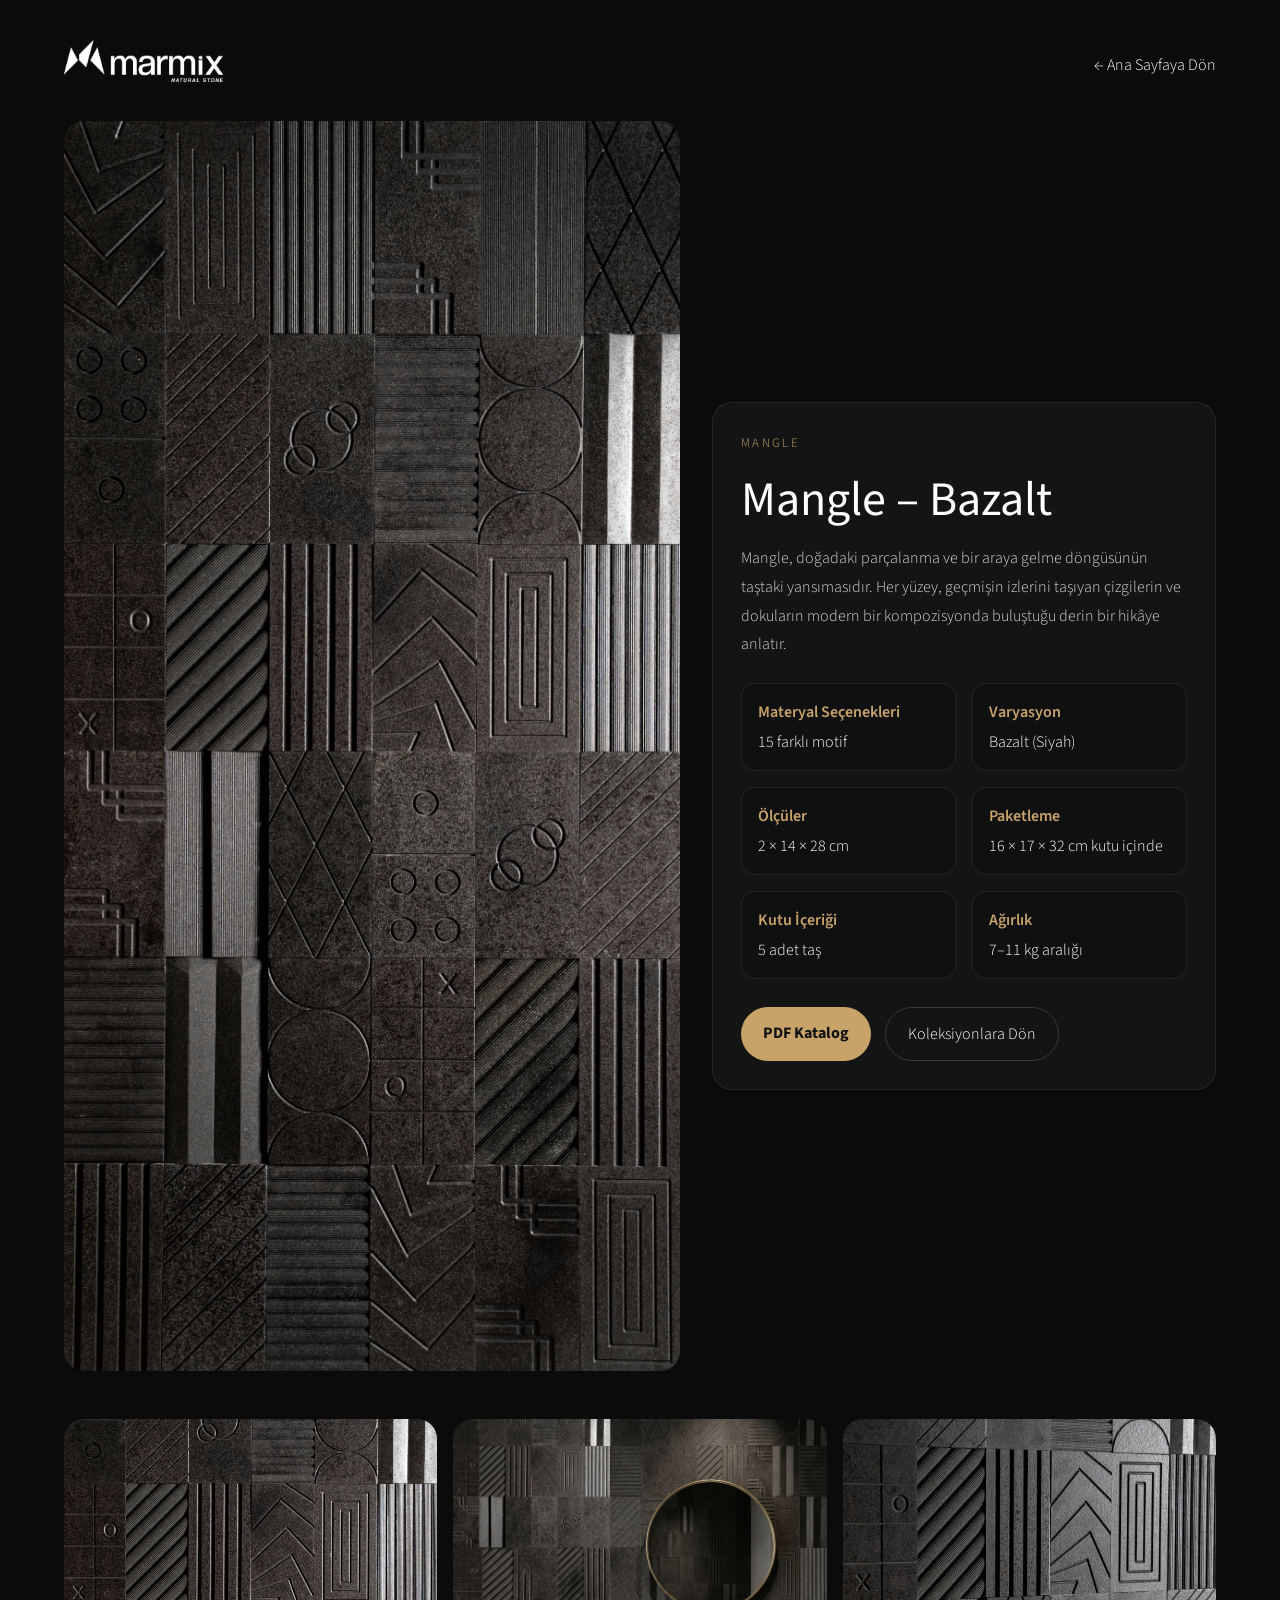
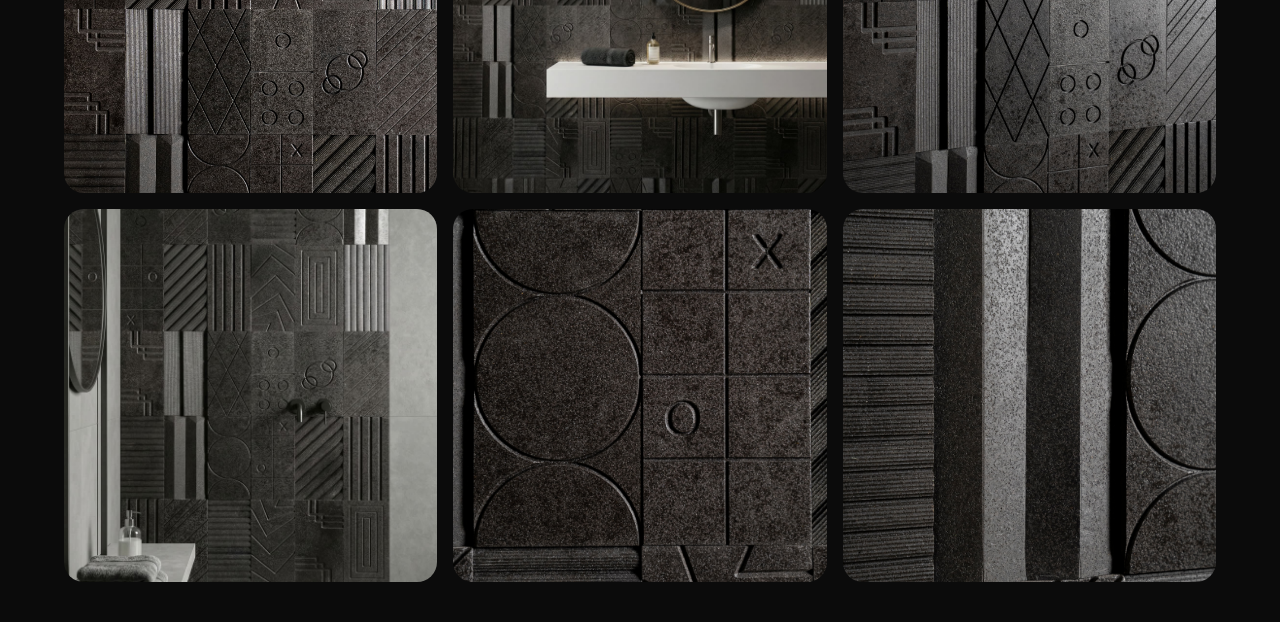
<file: mangle-bazalt.html>
<!DOCTYPE html>
<html lang="tr">

<head>
    <meta charset="UTF-8">
    <meta name="viewport" content="width=device-width, initial-scale=1.0">
    <title>Mangle – Bazalt | Marmix</title>

    <link rel="icon" type="image/png" href="assets/Marmix Materyaller/logo1.png">
    <link rel="stylesheet" href="assets/css/main.css">

    <style>
        body {
            background: #0b0b0b;
            color: #fff;
            font-family: 'Source Sans Pro', sans-serif;
            margin: 0;
        }

        .wrap {
            max-width: 1200px;
            margin: auto;
            padding: 40px 24px;
        }

        .topbar {
            display: flex;
            justify-content: space-between;
            align-items: center;
            margin-bottom: 32px;
        }

        .topbar a {
            color: #fff;
            text-decoration: none;
        }

        .logo {
            height: 42px;
        }

        .hero {
            display: grid;
            grid-template-columns: 1.1fr .9fr;
            gap: 32px;
            align-items: center;
        }

        .hero img {
            width: 100%;
            border-radius: 20px;
        }

        .card {
            background: #141414;
            border: 1px solid rgba(255, 255, 255, .08);
            border-radius: 20px;
            padding: 28px;
        }

        .kicker {
            color: #c7a36a;
            letter-spacing: .18em;
            text-transform: uppercase;
            font-size: .8rem;
        }

        h1 {
            font-size: 3rem;
            margin: .3em 0;
        }

        p {
            line-height: 1.8;
            color: rgba(255, 255, 255, .82);
        }

        .specs {
            display: grid;
            grid-template-columns: repeat(2, 1fr);
            gap: 16px;
            margin-top: 24px;
        }

        .spec {
            background: #101010;
            border: 1px solid rgba(255, 255, 255, .08);
            border-radius: 14px;
            padding: 16px;
        }

        .spec strong {
            display: block;
            color: #c7a36a;
            margin-bottom: 6px;
        }

        /* ===== GALERİ FIX ===== */
        .gallery {
            display: grid;
            grid-template-columns: repeat(3, 1fr);
            gap: 16px;
            margin-top: 40px;
        }

        .gallery img {
            width: 100%;
            aspect-ratio: 1/1;
            object-fit: cover;
            border-radius: 20px;
            cursor: pointer;
            transition: .3s ease;
        }

        .gallery img:hover {
            transform: scale(1.03);
        }

        /* ===== LIGHTBOX ===== */
        #lightbox {
            position: fixed;
            inset: 0;
            background: rgba(0, 0, 0, .92);
            display: none;
            align-items: center;
            justify-content: center;
            z-index: 9999;
            cursor: zoom-out;
        }

        #lightbox img {
            max-width: 90%;
            max-height: 90%;
            border-radius: 10px;
        }

        .actions {
            display: flex;
            gap: 14px;
            flex-wrap: wrap;
            margin-top: 28px;
        }

        .btn {
            display: inline-block;
            padding: 14px 22px;
            border-radius: 999px;
            text-decoration: none;
        }

        .btn.gold {
            background: #c7a36a;
            color: #111;
            font-weight: 700;
        }

        .btn.dark {
            border: 1px solid rgba(255, 255, 255, .15);
            color: #fff;
        }

        @media(max-width:900px) {

            .hero,
            .gallery,
            .specs {
                grid-template-columns: 1fr;
            }

            h1 {
                font-size: 2.2rem;
            }
        }
    </style>
</head>

<body>

    <div class="wrap">

        <div class="topbar">
            <a href="index.html">
                <img src="assets/Marmix Materyaller/logo.png" class="logo">
            </a>
            <a href="index.html">← Ana Sayfaya Dön</a>
        </div>

        <section class="hero">

            <img src="assets/Marmix Materyaller/Fotolar/Magle - Bazalt/d00.jpg" alt="Mangle Bazalt">

            <div class="card">

                <div class="kicker">Mangle</div>
                <h1>Mangle – Bazalt</h1>

                <p>
                    Mangle, doğadaki parçalanma ve bir araya gelme döngüsünün taştaki yansımasıdır.
                    Her yüzey, geçmişin izlerini taşıyan çizgilerin ve dokuların modern bir
                    kompozisyonda buluştuğu derin bir hikâye anlatır.
                </p>

                <div class="specs">
                    <div class="spec"><strong>Materyal Seçenekleri</strong><span>15 farklı motif</span></div>
                    <div class="spec"><strong>Varyasyon</strong><span>Bazalt (Siyah)</span></div>
                    <div class="spec"><strong>Ölçüler</strong><span>2 × 14 × 28 cm</span></div>
                    <div class="spec"><strong>Paketleme</strong><span>16 × 17 × 32 cm kutu içinde</span></div>
                    <div class="spec"><strong>Kutu İçeriği</strong><span>5 adet taş</span></div>
                    <div class="spec"><strong>Ağırlık</strong><span>7–11 kg aralığı</span></div>
                </div>

                <div class="actions">
                    <a class="btn gold" href="assets/Marmix Materyaller/Katalog.pdf" target="_blank">PDF Katalog</a>
                    <a class="btn dark" href="index.html#koleksiyonlar">Koleksiyonlara Dön</a>
                </div>

            </div>
        </section>

        <section class="gallery">
            <img src="assets/Marmix Materyaller/Fotolar/Magle - Bazalt/d00.jpg">
            <img src="assets/Marmix Materyaller/Fotolar/Magle - Bazalt/creation_2643423213.jpg">
            <img src="assets/Marmix Materyaller/Fotolar/Magle - Bazalt/d02.jpg">
            <img src="assets/Marmix Materyaller/Fotolar/Magle - Bazalt/creation_2643435827 bu.jpg">
            <img src="assets/Marmix Materyaller/Fotolar/Magle - Bazalt/d04.jpg">
            <img src="assets/Marmix Materyaller/Fotolar/Magle - Bazalt/d05.jpg">
        </section>

    </div>

    <div id="lightbox">
        <img id="lightbox-img">
    </div>

    <script>
        const imgs = document.querySelectorAll('.gallery img');
        const lightbox = document.getElementById('lightbox');
        const lightboxImg = document.getElementById('lightbox-img');

        imgs.forEach(img => {
            img.onclick = () => {
                lightbox.style.display = 'flex';
                lightboxImg.src = img.src;
            }
        });

        lightbox.onclick = () => {
            lightbox.style.display = 'none';
        };
    </script>

</body>

</html>
</file>
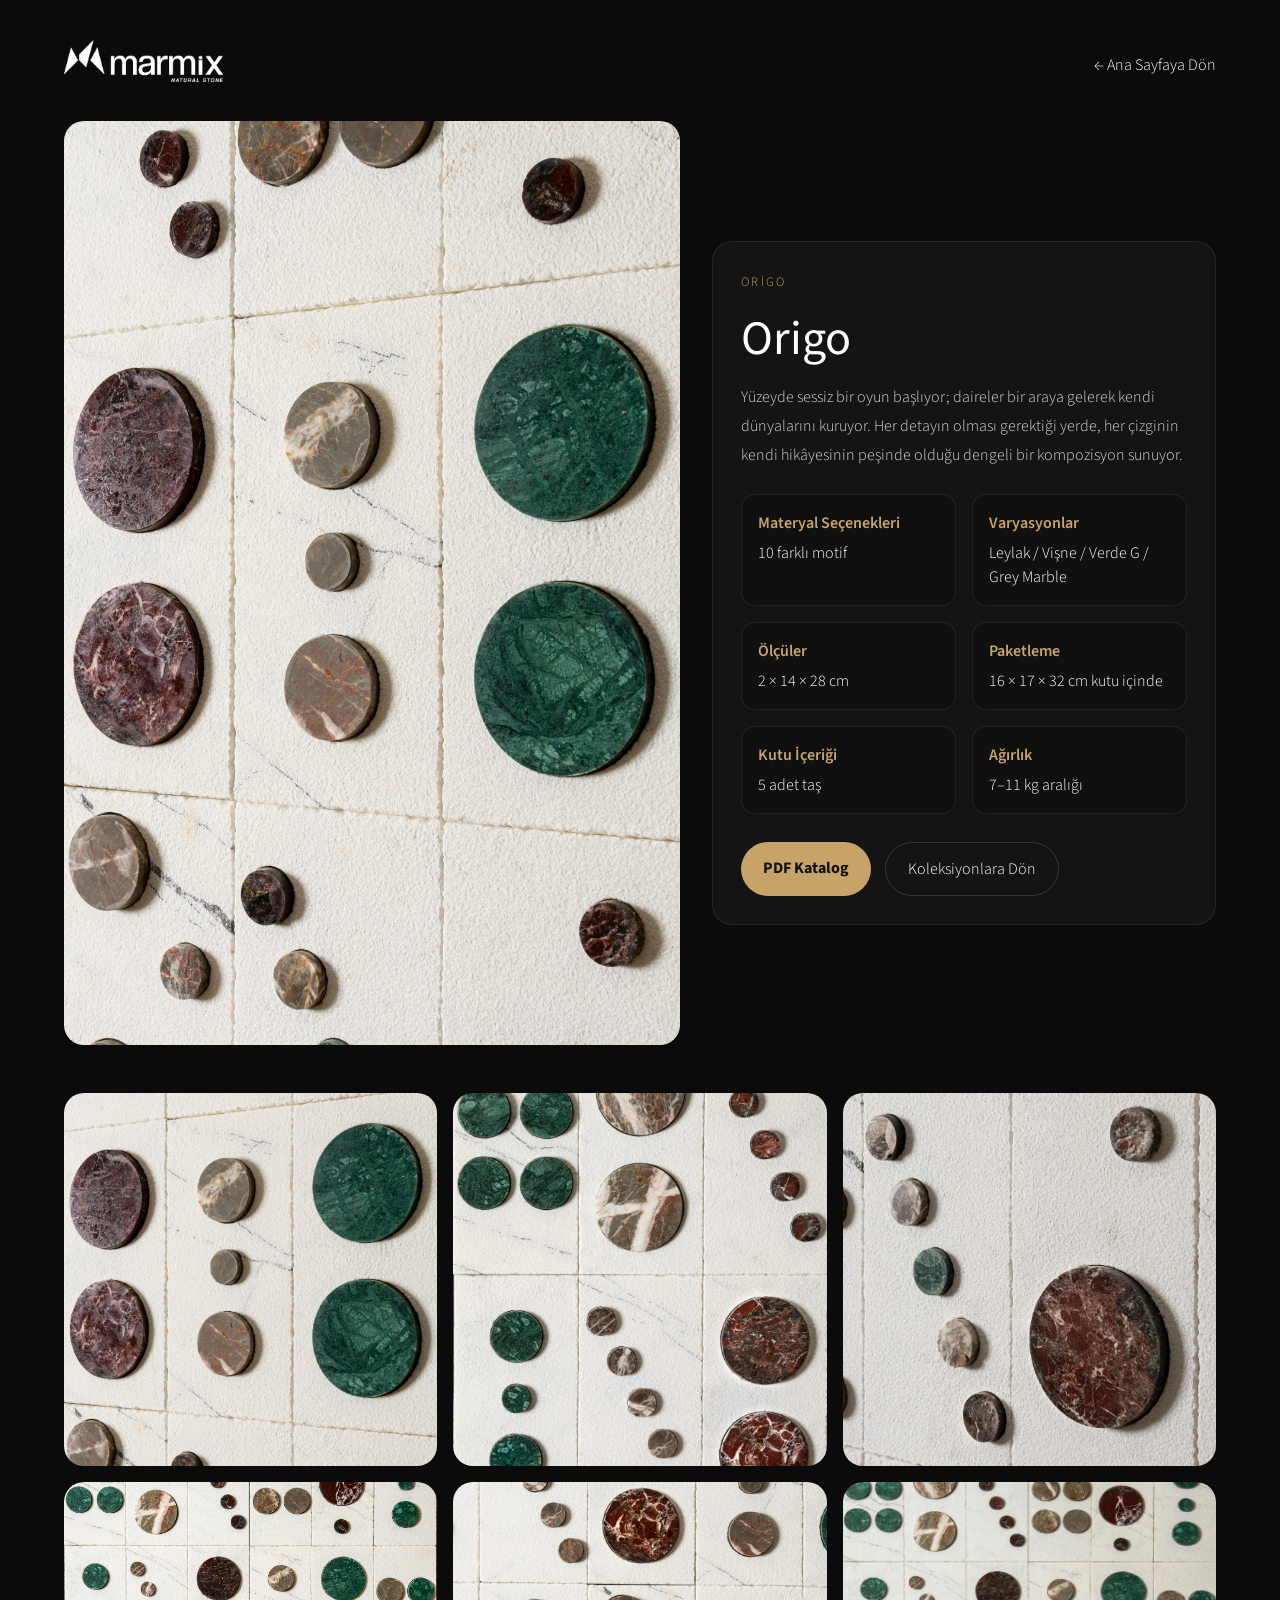
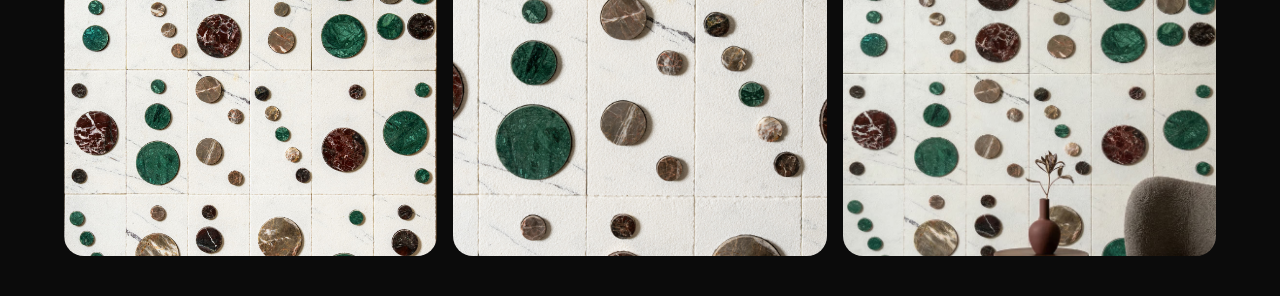
<file: origo.html>
<!DOCTYPE html>
<html lang="tr">

<head>
    <meta charset="UTF-8">
    <meta name="viewport" content="width=device-width, initial-scale=1.0">
    <title>Origo | Marmix</title>

    <link rel="icon" type="image/png" href="assets/Marmix Materyaller/logo1.png">
    <link rel="stylesheet" href="assets/css/main.css">

    <style>
        body {
            background: #0b0b0b;
            color: #fff;
            font-family: 'Source Sans Pro', sans-serif;
            margin: 0;
        }

        .wrap {
            max-width: 1200px;
            margin: auto;
            padding: 40px 24px;
        }

        .topbar {
            display: flex;
            justify-content: space-between;
            align-items: center;
            margin-bottom: 32px;
        }

        .topbar a {
            color: #fff;
            text-decoration: none;
        }

        .logo {
            height: 42px;
        }

        .hero {
            display: grid;
            grid-template-columns: 1.1fr .9fr;
            gap: 32px;
            align-items: center;
        }

        .hero img {
            width: 100%;
            border-radius: 20px;
        }

        .card {
            background: #141414;
            border: 1px solid rgba(255, 255, 255, .08);
            border-radius: 20px;
            padding: 28px;
        }

        .kicker {
            color: #c7a36a;
            letter-spacing: .18em;
            text-transform: uppercase;
            font-size: .8rem;
        }

        h1 {
            font-size: 3rem;
            margin: .3em 0;
        }

        p {
            line-height: 1.8;
            color: rgba(255, 255, 255, .82);
        }

        .specs {
            display: grid;
            grid-template-columns: repeat(2, 1fr);
            gap: 16px;
            margin-top: 24px;
        }

        .spec {
            background: #101010;
            border: 1px solid rgba(255, 255, 255, .08);
            border-radius: 14px;
            padding: 16px;
        }

        .spec strong {
            display: block;
            color: #c7a36a;
            margin-bottom: 6px;
        }

        /* ===== GALERİ ===== */
        .gallery {
            display: grid;
            grid-template-columns: repeat(3, 1fr);
            gap: 16px;
            margin-top: 40px;
        }

        .gallery img {
            width: 100%;
            aspect-ratio: 1/1;
            object-fit: cover;
            border-radius: 20px;
            cursor: pointer;
            transition: .3s ease;
        }

        .gallery img:hover {
            transform: scale(1.03);
        }

        /* ===== LIGHTBOX ===== */
        #lightbox {
            position: fixed;
            inset: 0;
            background: rgba(0, 0, 0, .92);
            display: none;
            align-items: center;
            justify-content: center;
            z-index: 9999;
            cursor: zoom-out;
        }

        #lightbox img {
            max-width: 90%;
            max-height: 90%;
            border-radius: 10px;
        }

        .actions {
            display: flex;
            gap: 14px;
            flex-wrap: wrap;
            margin-top: 28px;
        }

        .btn {
            display: inline-block;
            padding: 14px 22px;
            border-radius: 999px;
            text-decoration: none;
        }

        .btn.gold {
            background: #c7a36a;
            color: #111;
            font-weight: 700;
        }

        .btn.dark {
            border: 1px solid rgba(255, 255, 255, .15);
            color: #fff;
        }

        @media(max-width:900px) {

            .hero,
            .gallery,
            .specs {
                grid-template-columns: 1fr;
            }

            h1 {
                font-size: 2.2rem;
            }
        }
    </style>
</head>

<body>

    <div class="wrap">

        <div class="topbar">
            <a href="index.html">
                <img src="assets/Marmix Materyaller/logo.png" class="logo">
            </a>
            <a href="index.html">← Ana Sayfaya Dön</a>
        </div>

        <section class="hero">

            <img src="assets/Marmix Materyaller/Fotolar/Origo/_DSC0174 copy.jpg" alt="Origo">

            <div class="card">

                <div class="kicker">Origo</div>
                <h1>Origo</h1>

                <p>
                    Yüzeyde sessiz bir oyun başlıyor; daireler bir araya gelerek kendi
                    dünyalarını kuruyor. Her detayın olması gerektiği yerde, her çizginin
                    kendi hikâyesinin peşinde olduğu dengeli bir kompozisyon sunuyor.
                </p>

                <div class="specs">
                    <div class="spec"><strong>Materyal Seçenekleri</strong><span>10 farklı motif</span></div>
                    <div class="spec"><strong>Varyasyonlar</strong><span>Leylak / Vişne / Verde G / Grey Marble</span>
                    </div>
                    <div class="spec"><strong>Ölçüler</strong><span>2 × 14 × 28 cm</span></div>
                    <div class="spec"><strong>Paketleme</strong><span>16 × 17 × 32 cm kutu içinde</span></div>
                    <div class="spec"><strong>Kutu İçeriği</strong><span>5 adet taş</span></div>
                    <div class="spec"><strong>Ağırlık</strong><span>7–11 kg aralığı</span></div>
                </div>

                <div class="actions">
                    <a class="btn gold" href="assets/Marmix Materyaller/Katalog.pdf" target="_blank">PDF Katalog</a>
                    <a class="btn dark" href="index.html#koleksiyonlar">Koleksiyonlara Dön</a>
                </div>

            </div>
        </section>

        <section class="gallery">
            <img src="assets/Marmix Materyaller/Fotolar/Origo/_DSC0174 copy.jpg">
            <img src="assets/Marmix Materyaller/Fotolar/Origo/_DSC0178 copy.jpg">
            <img src="assets/Marmix Materyaller/Fotolar/Origo/_DSC0181 copy.jpg">
            <img src="assets/Marmix Materyaller/Fotolar/Origo/_DSC0192 copy 3.jpg">
            <img src="assets/Marmix Materyaller/Fotolar/Origo/_DSC0184 copy.jpg">
            <img src="assets/Marmix Materyaller/Fotolar/Origo/creation_2643524684.jpg">
        </section>

    </div>

    <div id="lightbox">
        <img id="lightbox-img">
    </div>

    <script>
        const imgs = document.querySelectorAll('.gallery img');
        const lightbox = document.getElementById('lightbox');
        const lightboxImg = document.getElementById('lightbox-img');

        imgs.forEach(img => {
            img.onclick = () => {
                lightbox.style.display = 'flex';
                lightboxImg.src = img.src;
            }
        });

        lightbox.onclick = () => {
            lightbox.style.display = 'none';
        };
    </script>

</body>

</html>
</file>
<file: assets/css/noscript.css>
/*
	Helios by HTML5 UP
	html5up.net | @ajlkn
	Free for personal and commercial use under the CCA 3.0 license (html5up.net/license)
*/

/* Carousel */

	.carousel {
		overflow-x: auto;
	}

/* Header */

	body.homepage.is-preload #header:after {
		opacity: 0;
	}
</file>
<file: assets/css/main.css>
@import url("https://fonts.googleapis.com/css?family=Source+Sans+Pro:300,300italic,400,400italic,600");
@import url("fontawesome-all.min.css");

/*
	Cleaned base CSS for Marmix site
	- HTML5 UP Helios reset/base retained
	- Removed old Helios header/nav/banner/footer/carousel styles that conflict with custom inline CSS
*/

/* Reset */
html,
body,
div,
span,
applet,
object,
iframe,
h1,
h2,
h3,
h4,
h5,
h6,
p,
blockquote,
pre,
a,
abbr,
acronym,
address,
big,
cite,
code,
del,
dfn,
em,
img,
ins,
kbd,
q,
s,
samp,
small,
strike,
strong,
sub,
sup,
tt,
var,
b,
u,
i,
center,
dl,
dt,
dd,
ol,
ul,
li,
fieldset,
form,
label,
legend,
table,
caption,
tbody,
tfoot,
thead,
tr,
th,
td,
article,
aside,
canvas,
details,
embed,
figure,
figcaption,
footer,
header,
hgroup,
menu,
nav,
output,
ruby,
section,
summary,
time,
mark,
audio,
video {
	margin: 0;
	padding: 0;
	border: 0;
	font-size: 100%;
	font: inherit;
	vertical-align: baseline;
}

article,
aside,
details,
figcaption,
figure,
footer,
header,
hgroup,
menu,
nav,
section {
	display: block;
}

ol,
ul {
	list-style: none;
}

blockquote,
q {
	quotes: none;
}

blockquote:before,
blockquote:after,
q:before,
q:after {
	content: '';
	content: none;
}

table {
	border-collapse: collapse;
	border-spacing: 0;
}

body {
	-webkit-text-size-adjust: none;
}

mark {
	background-color: transparent;
	color: inherit;
}

input::-moz-focus-inner {
	border: 0;
	padding: 0;
}

input,
select,
textarea {
	-moz-appearance: none;
	-webkit-appearance: none;
	-ms-appearance: none;
	appearance: none;
}

/* Base */
html {
	box-sizing: border-box;
}

*,
*:before,
*:after {
	box-sizing: inherit;
}

body {
	font-size: 15pt;
	line-height: 1.85em;
	font-family: 'Source Sans Pro', sans-serif;
	font-weight: 300;
}

body.is-preload *,
body.is-preload *:before,
body.is-preload *:after {
	-moz-animation: none !important;
	-webkit-animation: none !important;
	-ms-animation: none !important;
	animation: none !important;
	-moz-transition: none !important;
	-webkit-transition: none !important;
	-ms-transition: none !important;
	transition: none !important;
}

input,
textarea,
select {
	font-size: 15pt;
	line-height: 1.85em;
	font-family: 'Source Sans Pro', sans-serif;
	font-weight: 300;
}

h1,
h2,
h3,
h4,
h5,
h6 {
	font-weight: 400;
	line-height: 1.25em;
}

h1 a,
h2 a,
h3 a,
h4 a,
h5 a,
h6 a {
	color: inherit;
	text-decoration: none;
	border-bottom-color: transparent;
}

h1 strong,
h2 strong,
h3 strong,
h4 strong,
h5 strong,
h6 strong,
strong,
b {
	font-weight: 600;
}

h2 {
	font-size: 2.85em;
}

h3 {
	font-size: 1.25em;
}

h4 {
	font-size: 1em;
	margin: 0 0 0.25em 0;
}

em,
i {
	font-style: italic;
}

a {
	color: inherit;
	text-decoration: none;
	-moz-transition: background-color 0.35s ease-in-out, color 0.35s ease-in-out, border-bottom-color 0.35s ease-in-out;
	-webkit-transition: background-color 0.35s ease-in-out, color 0.35s ease-in-out, border-bottom-color 0.35s ease-in-out;
	-ms-transition: background-color 0.35s ease-in-out, color 0.35s ease-in-out, border-bottom-color 0.35s ease-in-out;
	transition: background-color 0.35s ease-in-out, color 0.35s ease-in-out, border-bottom-color 0.35s ease-in-out;
}

sub {
	position: relative;
	top: 0.5em;
	font-size: 0.8em;
}

sup {
	position: relative;
	top: -0.5em;
	font-size: 0.8em;
}

p,
ul,
ol,
dl,
table {
	margin-bottom: 1em;
}

br.clear {
	clear: both;
}

/* Layout helpers */
.container {
	margin: 0 auto;
	max-width: 100%;
}

.row {
	display: flex;
	flex-wrap: wrap;
	box-sizing: border-box;
	align-items: stretch;
}

.row>* {
	box-sizing: border-box;
}

.row.aln-left {
	justify-content: flex-start;
}

.row.aln-center {
	justify-content: center;
}

.row.aln-right {
	justify-content: flex-end;
}

.row.aln-top {
	align-items: flex-start;
}

.row.aln-middle {
	align-items: center;
}

.row.aln-bottom {
	align-items: flex-end;
}

/* Section defaults */
section,
article {
	margin-bottom: 3em;
}

section> :last-child,
section:last-child,
article> :last-child,
article:last-child {
	margin-bottom: 0;
}

.row>section,
.row>article {
	margin-bottom: 0;
}

header {
	margin: 0 0 1em 0;
}

footer {
	margin: 2.5em 0 0 0;
}

/* Image */
.image {
	position: relative;
	display: inline-block;
	border: 0;
	outline: 0;
}

.image img {
	display: block;
	width: 100%;
}

.image.fit,
.image.featured {
	display: block;
	width: 100%;
}

.image.left {
	float: left;
	margin: 0 2em 2em 0;
}

.image.centered {
	display: block;
	margin: 0 0 2em 0;
}

.image.centered img {
	margin: 0 auto;
	width: auto;
}

/* Lists */
ul {
	list-style: disc;
	padding-left: 1em;
}

ul li {
	padding-left: 0.5em;
}

ol {
	list-style: decimal;
	padding-left: 1.25em;
}

ol li {
	padding-left: 0.25em;
}

ul.actions,
ul.divided,
ul.menu,
ul.icons {
	list-style: none;
	padding-left: 0;
}

/* Forms */
form label {
	display: block;
	font-weight: 400;
	margin: 0 0 1em 0;
}

form input[type="text"],
form input[type="email"],
form input[type="password"],
form select,
form textarea {
	-webkit-appearance: none;
	display: block;
	border: 0;
	width: 100%;
	border-radius: 0.5em;
	padding: 1em;
	transition: background-color 0.35s ease-in-out, border-color 0.35s ease-in-out;
}

form input[type="text"],
form input[type="email"],
form input[type="password"],
form select {
	line-height: 1em;
}

form textarea {
	min-height: 9em;
}

form ::-moz-focus-inner {
	border: 0;
}

/* Tables */
table {
	width: 100%;
}

table.default {
	width: 100%;
}

table.default th {
	text-align: left;
	font-weight: 400;
}

/* Buttons: only structural base. Visual design is controlled by your custom CSS. */
input[type="button"],
input[type="submit"],
input[type="reset"],
button,
.button {
	position: relative;
	display: inline-block;
	text-align: center;
	text-decoration: none;
	border: 0;
	cursor: pointer;
	outline: 0;
	transition: background-color 0.35s ease-in-out, color 0.35s ease-in-out, border-bottom-color 0.35s ease-in-out;
}

/* Icons */
.icon {
	text-decoration: none;
}

.icon:before {
	-moz-osx-font-smoothing: grayscale;
	-webkit-font-smoothing: antialiased;
	display: inline-block;
	font-style: normal;
	font-variant: normal;
	text-rendering: auto;
	line-height: inherit;
	text-transform: none !important;
	font-family: 'Font Awesome 5 Free';
	font-weight: 400;
	font-size: 1.25em;
}

.icon>.label {
	display: none;
}

.icon.solid:before {
	font-weight: 900;
}

.icon.brands:before {
	font-family: 'Font Awesome 5 Brands';
}

#navPanel,
#titleBar,
#navButton {
	display: none;
}

@media screen and (max-width: 1680px) {

	body,
	input,
	textarea,
	select {
		font-size: 14pt;
		line-height: 1.75em;
	}
}

@media screen and (max-width: 1280px) {

	body,
	input,
	textarea,
	select {
		font-size: 12pt;
		line-height: 1.5em;
	}
}

@media screen and (max-width: 840px) {

	body,
	input,
	textarea,
	select {
		font-size: 13pt;
		line-height: 1.65em;
	}
}

@media screen and (max-width: 736px) {

	html,
	body {
		overflow-x: hidden;
	}

	body,
	input,
	textarea,
	select {
		font-size: 12.5pt;
		line-height: 1.5em;
	}

	h2 {
		font-size: 1.75em;
	}

	h3 {
		font-size: 1.25em;
	}

	section,
	article {
		margin-bottom: 2em;
	}

	.row>section,
	.row>article {
		margin-bottom: 2em;
	}

	.image.left {
		margin: 0 1em 1em 0;
	}

	.image.centered {
		margin: 0 0 1em 0;
	}

	input[type="button"],
	input[type="submit"],
	input[type="reset"],
	button,
	.button {
		width: auto;
	}
}

/* Performance helpers - layout/gorsel akicilik */
img {
	max-width: 100%;
	height: auto;
}

.image img {
	backface-visibility: hidden;
}

@media (hover: none),
(pointer: coarse) {

	a,
	.button,
	button,
	input[type="button"],
	input[type="submit"],
	input[type="reset"] {
		transition-duration: 0.15s;
	}
}

@media (prefers-reduced-motion: reduce) {
	html {
		scroll-behavior: auto !important;
	}

	*,
	*:before,
	*:after {
		animation-duration: 0.001ms !important;
		animation-iteration-count: 1 !important;
		transition-duration: 0.001ms !important;
	}
}
</file>
